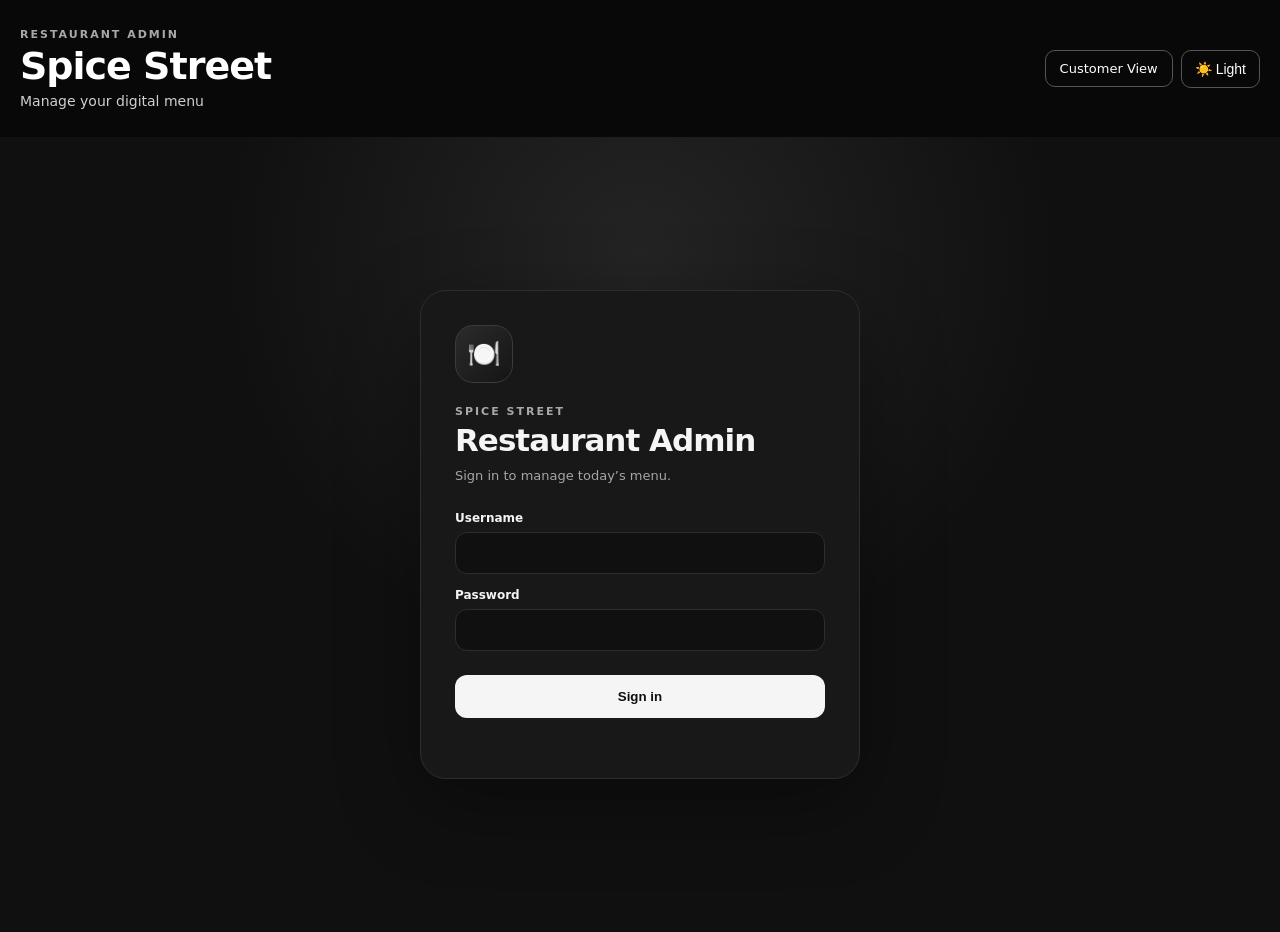
<file: admin/index.html>
<!DOCTYPE html>
<html lang="en">
<head><meta charset="UTF-8"><meta name="viewport" content="width=device-width, initial-scale=1.0"><meta name="robots" content="noindex, nofollow">
<title>Spice Street - Admin</title><link rel="icon" type="image/svg+xml" href="/favicon.svg?v=18"><link rel="stylesheet" href="/styles.css?v=18"></head>
<body class="admin-page">
<header class="topbar admin-topbar"><div><p class="eyebrow">RESTAURANT ADMIN</p><h1>Spice Street</h1><p class="sub">Manage your digital menu</p></div><div class="top-actions"><a class="admin-link" href="/customer/">Customer View</a><button id="themeToggle" class="theme-toggle" type="button" aria-label="Switch theme"></button></div></header>
<section id="adminLogin" class="login-screen"><div class="login-card"><div class="login-logo">🍽️</div><p class="eyebrow">SPICE STREET</p><h2>Restaurant Admin</h2><p class="login-sub">Sign in to manage today’s menu.</p><form id="loginForm"><label>Username<input id="loginUsername" type="text" autocomplete="username" required></label><label>Password<input id="loginPassword" type="password" autocomplete="current-password" required></label><button class="login-btn" type="submit">Sign in</button><p id="loginError" class="login-error" role="alert"></p></form></div></section>
<main id="adminApp" class="container admin-container" hidden>
<nav class="admin-nav" aria-label="Admin sections">
<button type="button" data-admin-nav="monitor" class="admin-nav-card is-active"><span class="admin-nav-icon">📊</span><strong>Monitor</strong><small>Visits today / week / month</small></button>
<button type="button" data-admin-nav="menu" class="admin-nav-card"><span class="admin-nav-icon">🍽️</span><strong>Menu Change</strong><small>Prices, availability & new dishes</small></button>
</nav>
<section data-admin-section="monitor" class="admin-section"><div class="section-heading"><div><p class="eyebrow">MONITOR</p><h2>Menu visits</h2><p>Customer menu pageviews from your analytics service.</p></div><button class="sync-btn" type="button" onclick="SpiceStreetMenu.renderMonitor()">Refresh</button></div><div id="monitorStats" class="monitor-grid"></div></section>
<section data-admin-section="menu" class="admin-section" hidden>
<section id="syncPanel" class="sync-panel"><div class="sync-row"><span id="syncDot" class="sync-dot off" aria-hidden="true"></span><div class="sync-text" aria-live="polite"><strong id="syncTitle">Checking menu update…</strong><span id="syncDetail">Price and availability changes publish automatically.</span></div><div class="sync-actions"><button id="syncRetryBtn" class="sync-btn primary" type="button" hidden>Retry</button></div></div></section>
<section class="admin-summary"><div><strong id="availableCount">0</strong><span>Available</span></div><div><strong id="soldOutCount">0</strong><span>Sold out</span></div><button id="resetBtn" class="secondary-btn">Reset All</button></section>
<div class="menu-change-toolbar">
<div><p class="eyebrow">MENU CHANGE</p><h2>Manage dishes</h2><p>Update prices, availability and add new dishes.</p></div>
<button id="addDishBtn" class="sync-btn primary add-dish-btn" type="button" aria-expanded="false">＋ Add New Dish</button>
</div>
<section id="addDishPanel" class="add-dish-panel" hidden><div class="section-heading"><div><p class="eyebrow">NEW DISH</p><h2>Add new dish</h2><p>Add a new item and publish it to the customer menu.</p></div></div>
<form id="addDishForm" class="add-dish-form" autocomplete="off"><label>Dish name<input id="newDishName" type="text" placeholder="Example: Chicken Kebab" required></label><label>Category<input id="newDishCategory" type="text" placeholder="Example: Starters" required></label><label>Price<input id="newDishPrice" type="number" min="0" step="1" placeholder="150" required></label><label>Description<input id="newDishDescription" type="text" placeholder="Short description"></label><label class="check-label"><input id="newDishVeg" type="checkbox"> Vegetarian</label><button class="sync-btn primary" type="submit">Add Dish</button><p id="addDishMessage" class="sync-message" role="status"></p></form></section>
<section class="menu-filters" aria-label="Menu filters"><strong>Filters</strong><div class="filter-row">
<label>Status / Type<select id="adminMenuFilter"><option value="all">All dishes</option><option value="available">Available</option><option value="soldout">Sold out</option><option value="veg">Veg</option><option value="nonveg">Non-veg</option><option value="deleted">Deleted</option></select></label>
<label>Category<select id="adminCategoryFilter"><option value="all">All categories</option><option value="Biriyani &amp; Rice">Biriyani & Rice</option><option value="Starters">Starters</option><option value="South Indian">South Indian</option><option value="Breads">Breads</option><option value="Curries">Curries</option><option value="Pizza">Pizza</option><option value="Burgers &amp; Sandwiches">Burgers & Sandwiches</option><option value="Chinese">Chinese</option><option value="Pasta">Pasta</option><option value="Desserts">Desserts</option><option value="Ice Cream">Ice Cream</option><option value="Drinks">Drinks</option></select></label>
</div></section>
<section id="adminMenu" class="admin-list"></section>
</section></main>
<script src="/app.js?v=28"></script></body></html>
</file>
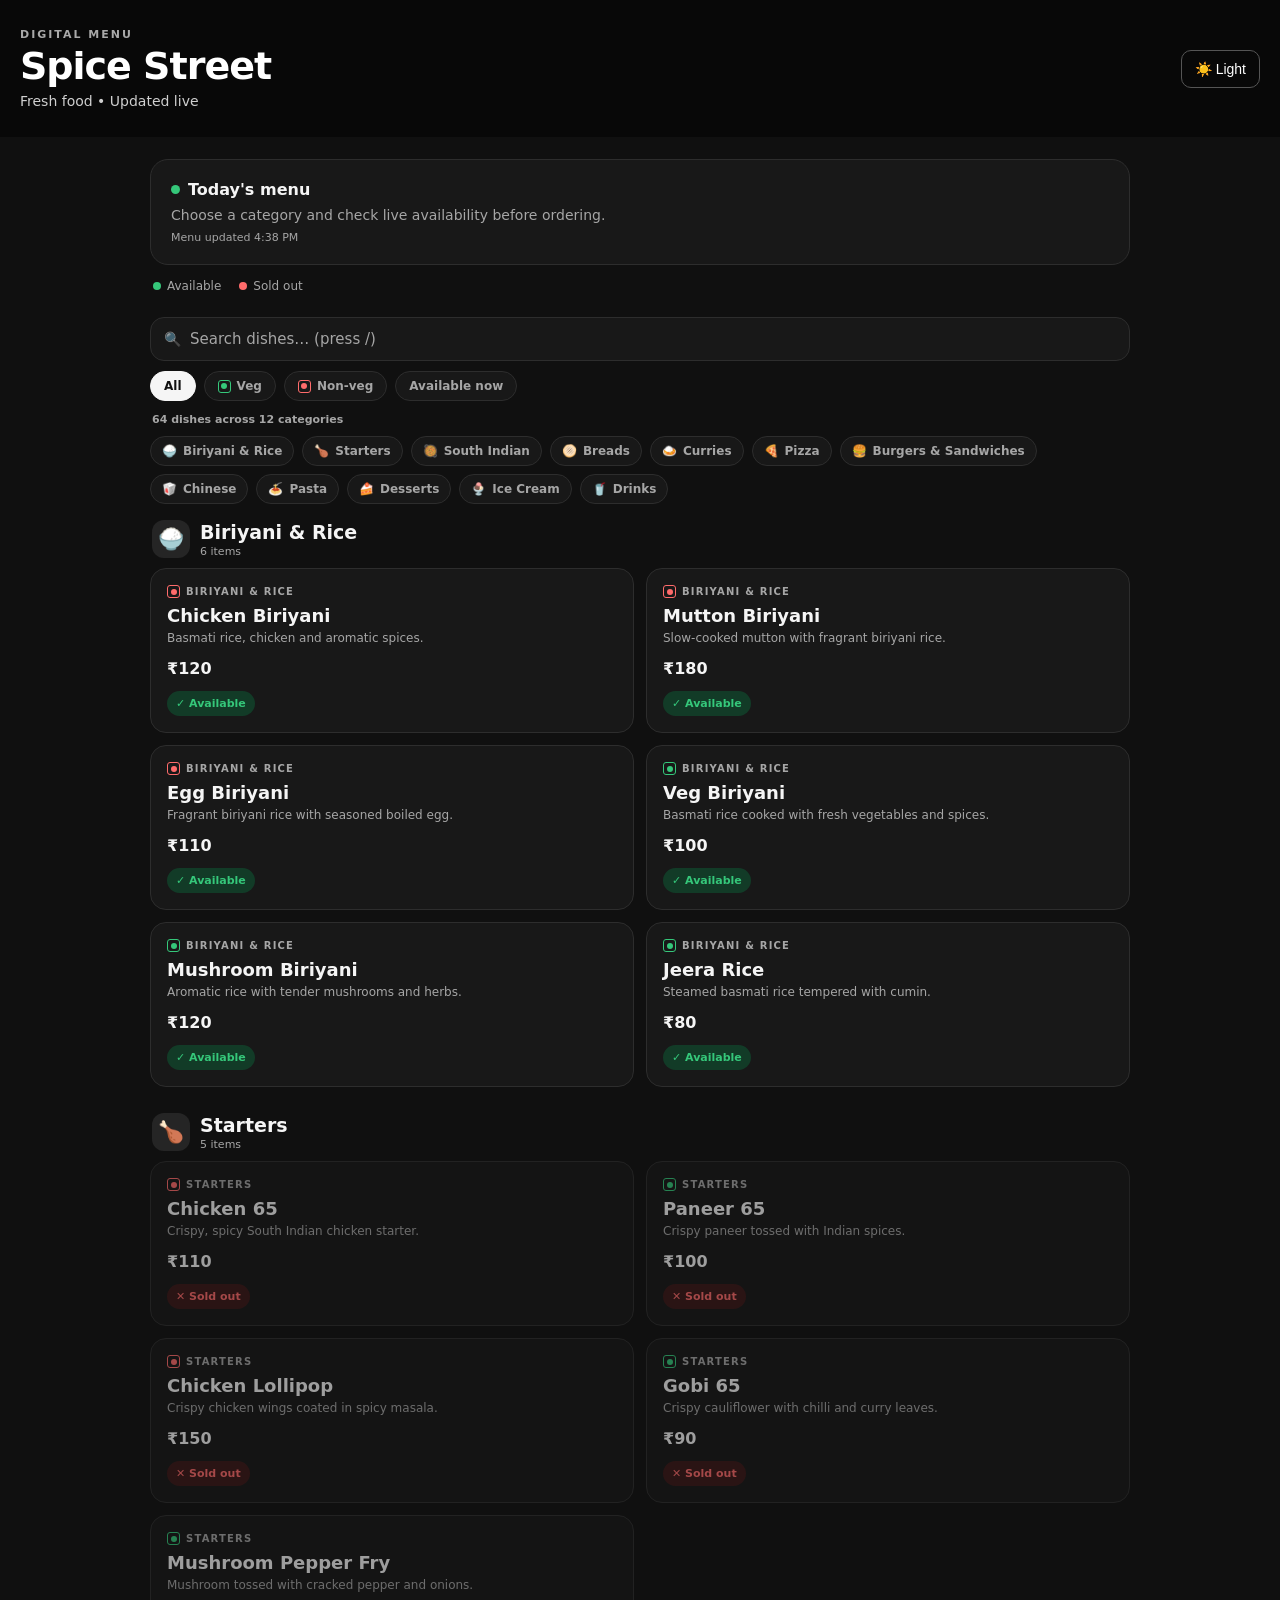
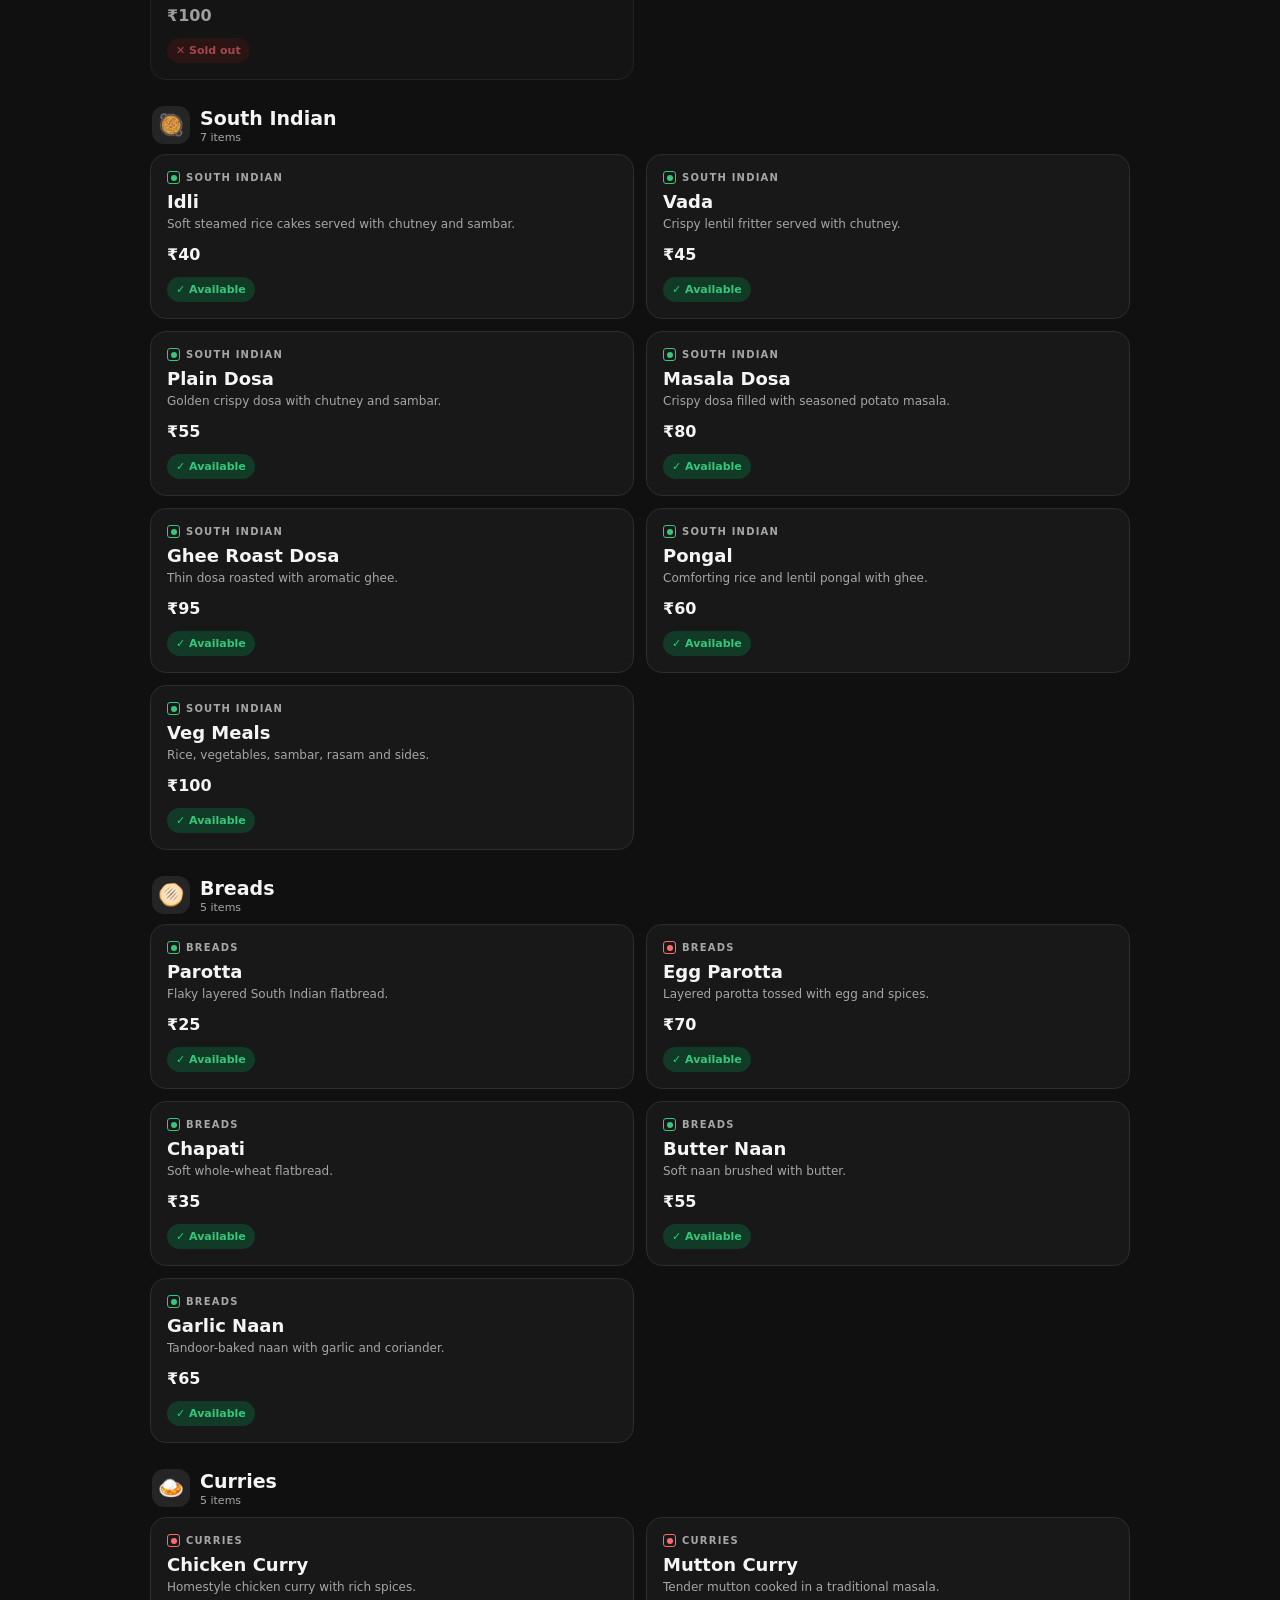
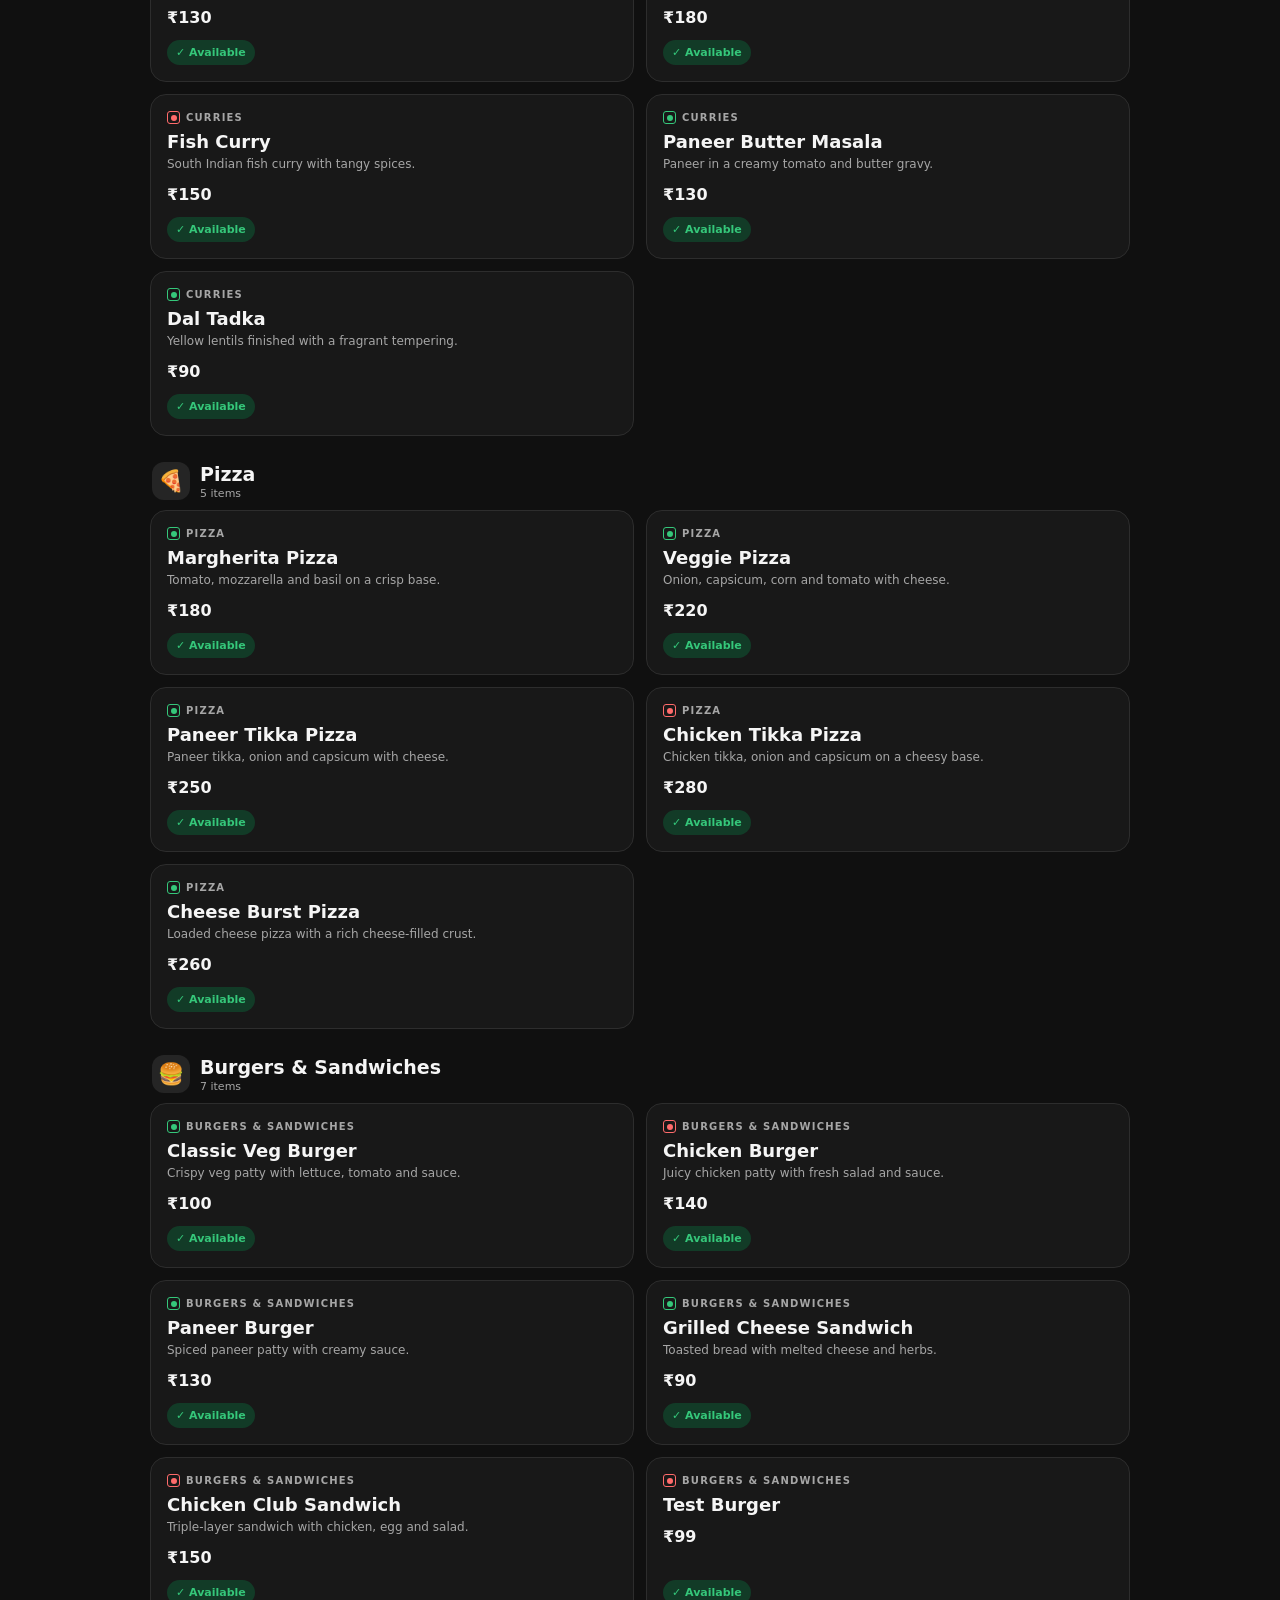
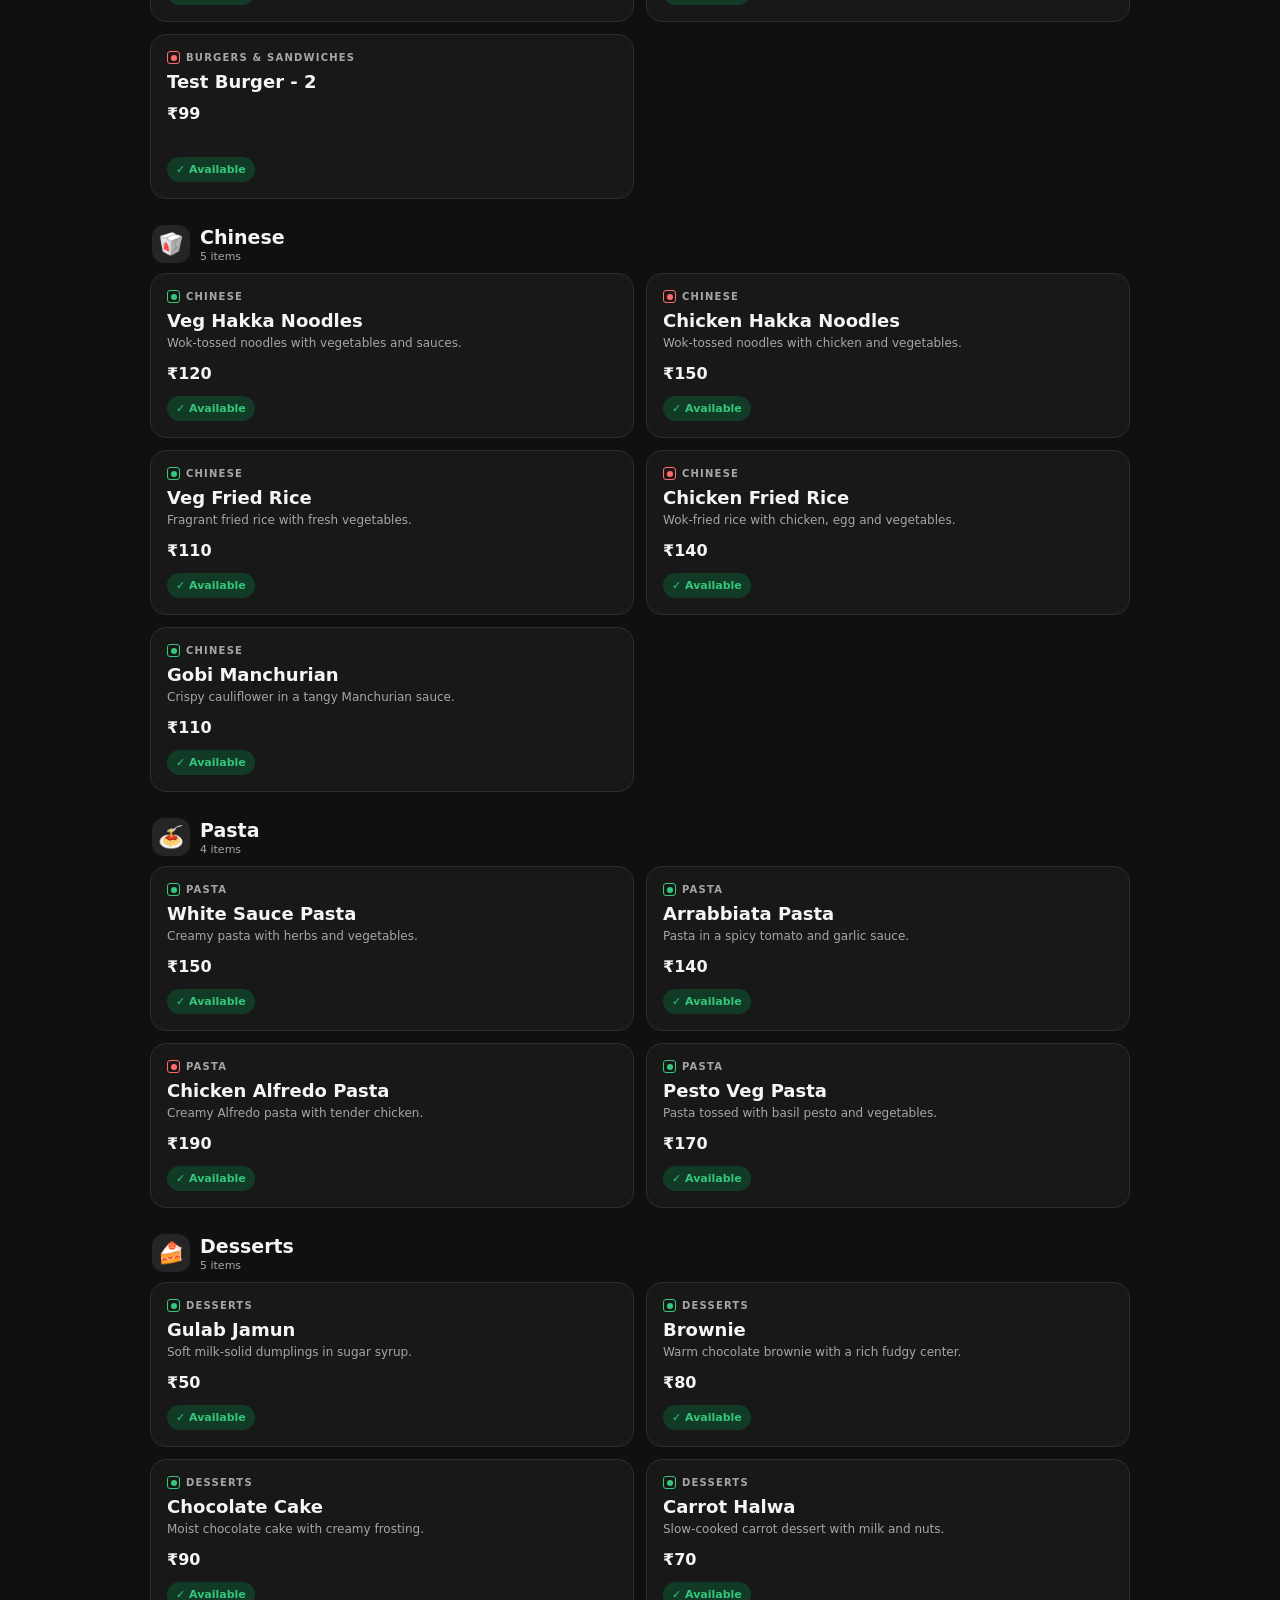
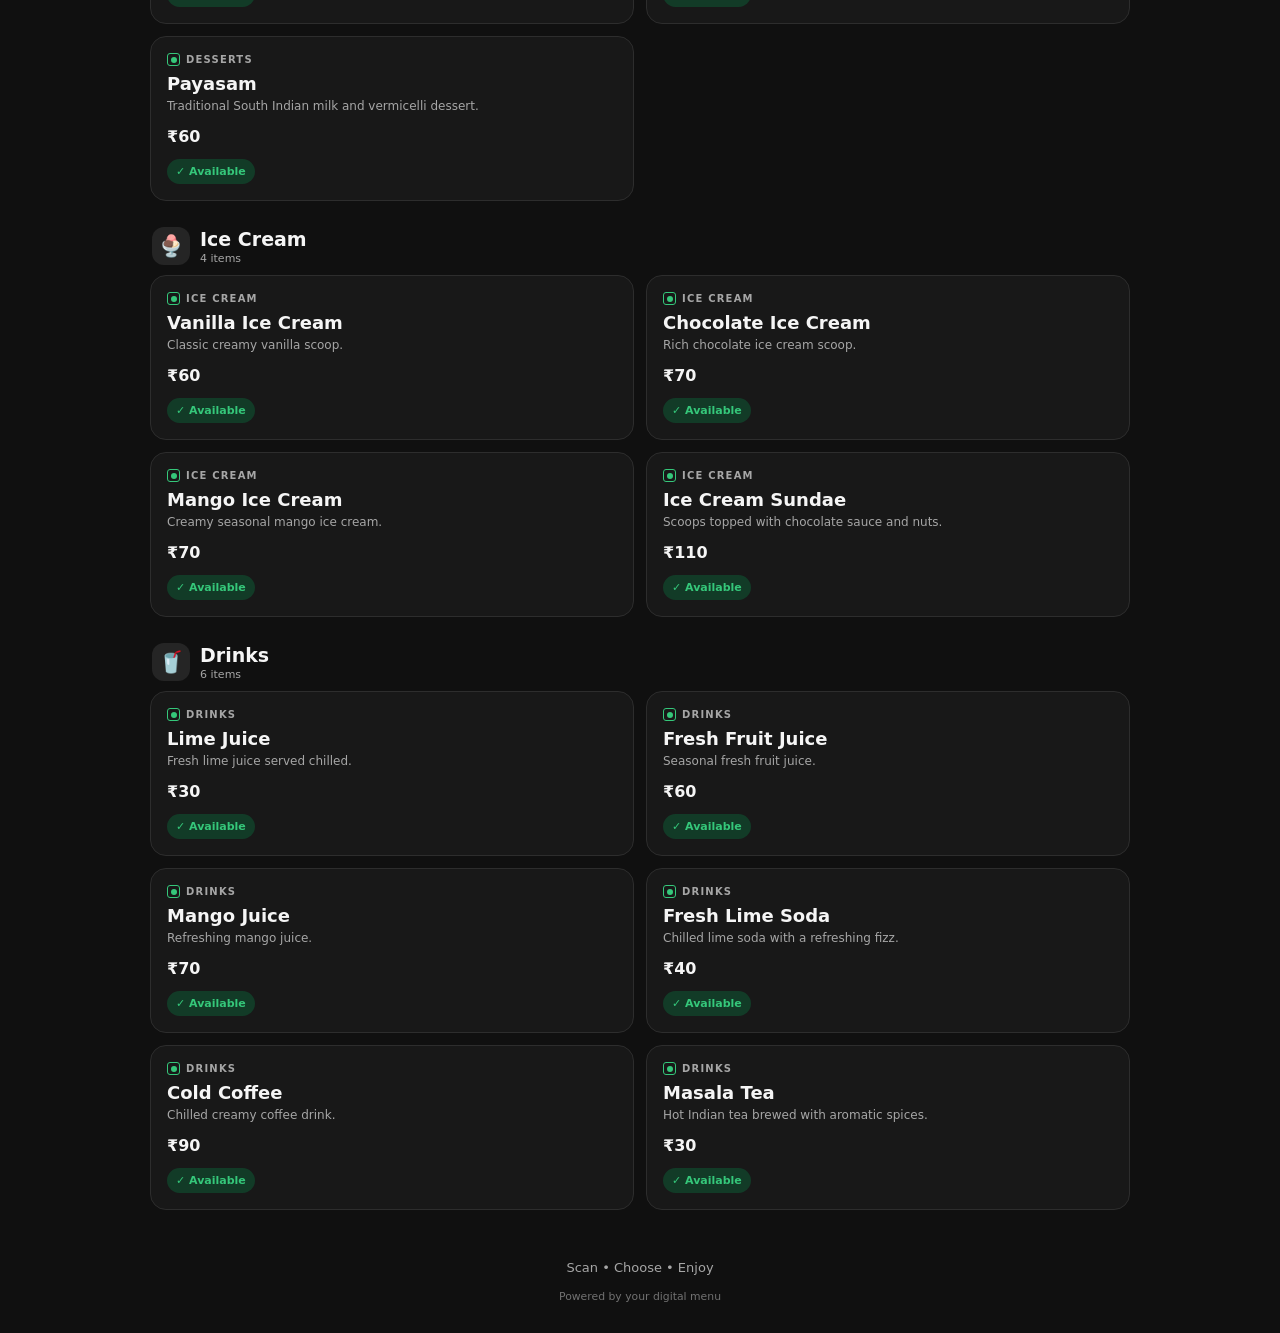
<file: customer/index.html>
<!DOCTYPE html>
<html lang="en">
<head>
  <meta charset="UTF-8">
  <meta name="viewport" content="width=device-width, initial-scale=1.0">
  <meta name="description" content="Spice Street customer menu with food categories, prices and live availability.">
  <link rel="canonical" href="https://menu.nexgenlink.co.in/customer/">
  <title>Spice Street - Digital Menu</title>
  <link rel="icon" type="image/svg+xml" href="/favicon.svg?v=15">
  <link rel="stylesheet" href="/styles.css?v=15">
</head>
<body>
  <header class="topbar">
    <div>
      <p class="eyebrow">DIGITAL MENU</p>
      <h1>Spice Street</h1>
      <p class="sub">Fresh food • Updated live</p>
    </div>
    <button id="themeToggle" class="theme-toggle" type="button" aria-label="Switch theme"></button>
  </header>
  <main class="container">
    <section class="hero">
      <div><span class="status-dot"></span><strong>Today's menu</strong></div>
      <p>Choose a category and check live availability before ordering.</p>
      <small id="menuUpdated" class="menu-updated"></small>
    </section>
    <div class="legend">
      <span><i class="available"></i> Available</span>
      <span><i class="unavailable"></i> Sold out</span>
    </div>
    <section class="menu-tools" aria-label="Search and filter the menu">
      <div class="search-field">
        <span class="search-icon" aria-hidden="true">🔍</span>
        <input id="menuSearch" type="search" placeholder="Search dishes… (press /)" autocomplete="off"
               autocapitalize="off" spellcheck="false" aria-label="Search dishes" aria-controls="menu">
        <button id="searchClear" class="search-clear" type="button" aria-label="Clear search" hidden>✕</button>
      </div>
      <div class="chip-row" id="dietFilters" role="group" aria-label="Filter dishes">
        <button class="chip is-active" type="button" data-diet="all" aria-pressed="true">All</button>
        <button class="chip" type="button" data-diet="veg" aria-pressed="false"><i class="diet-mark" aria-hidden="true"></i>Veg</button>
        <button class="chip" type="button" data-diet="nonveg" aria-pressed="false"><i class="diet-mark nonveg" aria-hidden="true"></i>Non-veg</button>
        <button class="chip" id="availableOnly" type="button" data-available-only="true" aria-pressed="false">Available now</button>
      </div>
      <p id="menuCount" class="menu-count" role="status" aria-live="polite"></p>
      <div class="chip-row" id="categoryJump" role="group" aria-label="Jump to a category"></div>
    </section>
    <section id="menu" class="menu-sections"><p class="menu-loading">Loading today’s menu…</p></section>
  </main>
  <footer><p>Scan • Choose • Enjoy</p><small>Powered by your digital menu</small></footer>
  <script src="/app.js?v=24"></script>
</body>
</html>
</file>
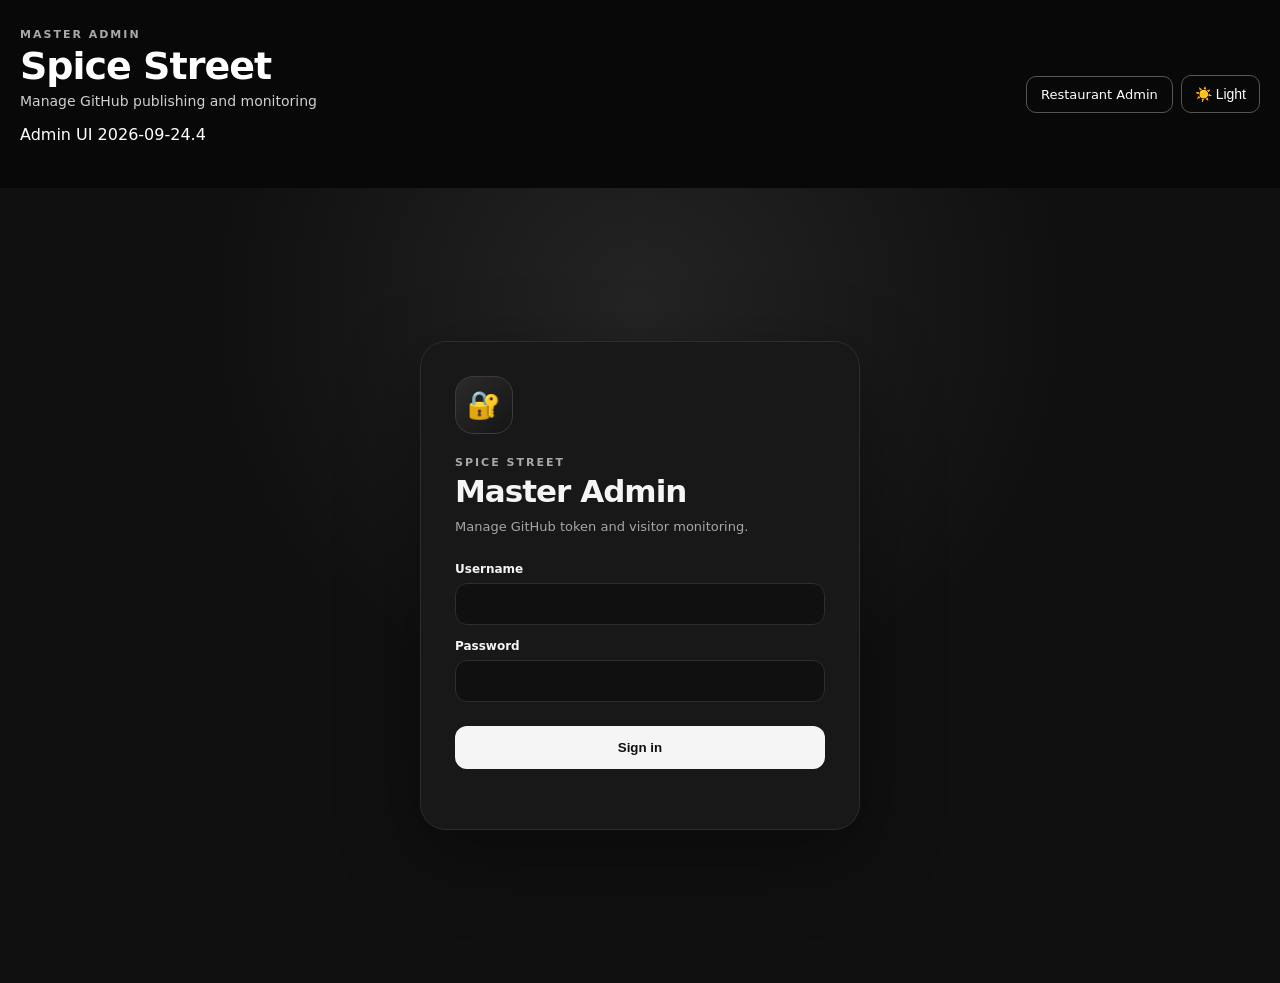
<file: master-admin/index.html>
<!DOCTYPE html>
<html lang="en">
<head><meta charset="UTF-8"><meta name="viewport" content="width=device-width, initial-scale=1.0"><meta name="robots" content="noindex, nofollow">
<title>Spice Street - Master Admin</title><link rel="icon" type="image/svg+xml" href="/favicon.svg?v=19"><link rel="stylesheet" href="/styles.css?v=19"></head>
<body class="admin-page">
<header class="topbar admin-topbar"><div><p class="eyebrow">MASTER ADMIN</p><h1>Spice Street</h1><p class="sub">Manage GitHub publishing and monitoring</p><p class="build-label">Admin UI 2026-09-24.4</p></div><div class="top-actions"><a class="admin-link" href="/admin/">Restaurant Admin</a><button id="themeToggle" class="theme-toggle" type="button" aria-label="Switch theme"></button></div></header>
<section id="masterLogin" class="login-screen"><div class="login-card"><div class="login-logo">🔐</div><p class="eyebrow">SPICE STREET</p><h2>Master Admin</h2><p class="login-sub">Manage GitHub token and visitor monitoring.</p><form id="masterLoginForm"><label>Username<input id="masterUsername" type="text" autocomplete="username" required></label><label>Password<input id="masterPassword" type="password" autocomplete="current-password" required></label><button class="login-btn" type="submit">Sign in</button><p id="masterLoginError" class="login-error" role="alert"></p></form></div></section>
<main id="masterApp" class="container admin-container" hidden>
<section class="sync-panel"><div class="sync-row"><span class="sync-dot ok" aria-hidden="true"></span><div class="sync-text"><strong>GitHub Settings</strong><span>Central GitHub setup. Connect or replace the token here; the token stays on the server and Restaurant Admin works from any device.</span></div></div><div class="sync-settings" style="display:block"><p class="sync-help">Use a fine-grained token limited to <strong>Megesh123/qr-food-menu</strong> with <strong>Contents: Read and write</strong>.</p><form id="masterTokenForm" class="token-form" autocomplete="off"><input id="masterTokenInput" type="password" placeholder="github_pat_…" autocomplete="off" autocapitalize="off" spellcheck="false" aria-label="GitHub token"><button id="masterConnectBtn" class="sync-btn primary" type="submit">Connect / Replace</button><button id="masterDisconnectBtn" class="sync-btn" type="button" hidden>Disconnect</button></form><p id="masterStatus" class="sync-message" role="status"></p></div></section>
<section class="sync-panel"><div class="sync-row"><span class="sync-dot ok" aria-hidden="true"></span><div class="sync-text"><strong>Analytics</strong><span>Connect GoatCounter so Restaurant Admin can show menu visits.</span></div></div><div class="sync-settings" style="display:block"><p class="sync-help">Create a GoatCounter site for <code>menu.nexgenlink.co.in</code>, then paste only the site code below. The code is public; it is not an API secret.</p><form id="analyticsForm" class="token-form" autocomplete="off"><input id="analyticsCodeInput" type="text" placeholder="Your GoatCounter site code" autocomplete="off" spellcheck="false" aria-label="GoatCounter site code"><button class="sync-btn primary" type="submit">Save Analytics</button></form><p id="analyticsHelp" class="sync-help">After saving, open the customer menu once. Monitor will then show Today / Last 7 days / Last 30 days.</p></div></section>
</main><script src="/app.js?v=31"></script></body></html>
</file>
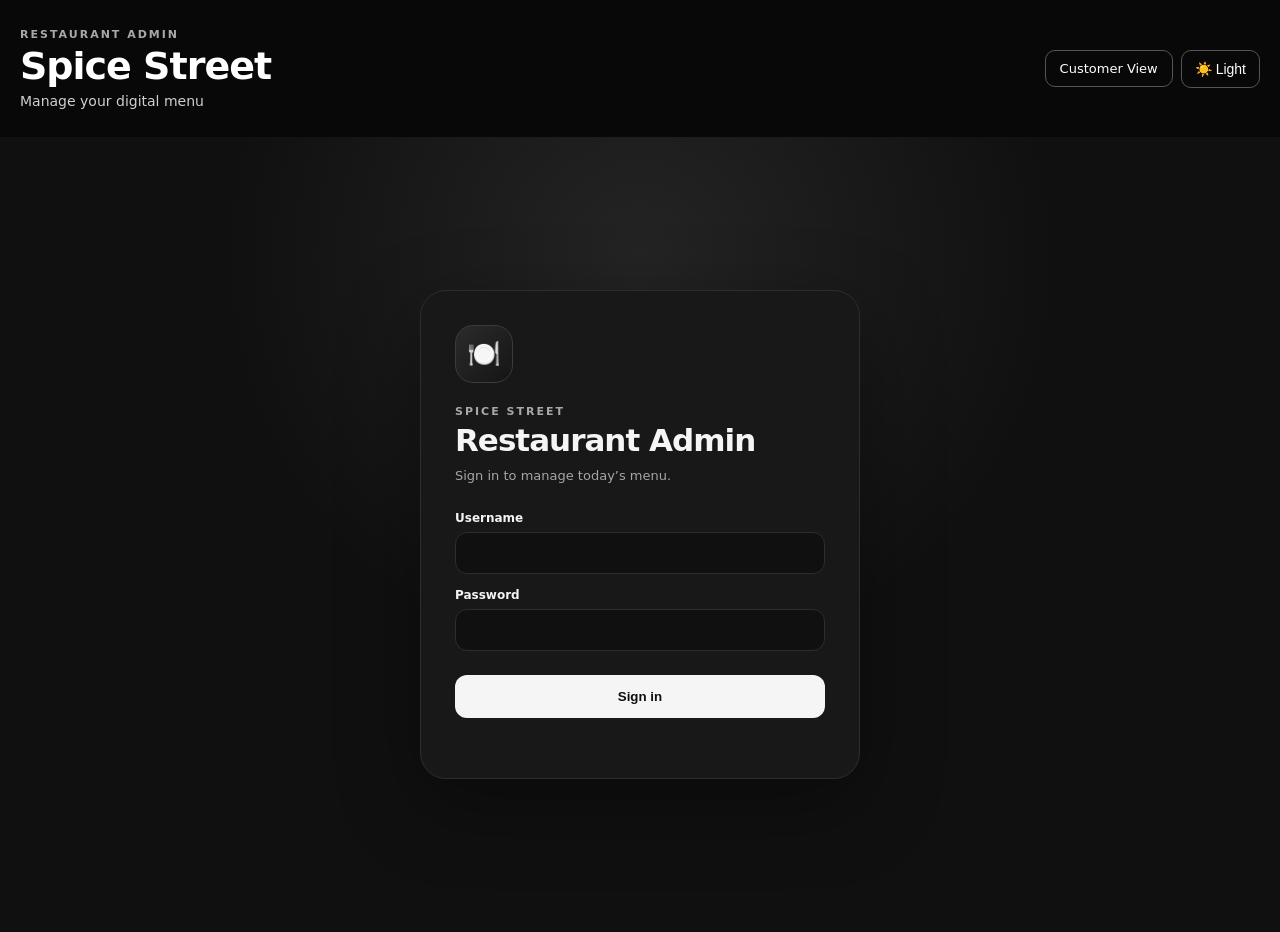
<file: admin.html>
<!DOCTYPE html>
<html lang="en">
<head>
  <meta charset="UTF-8">
  <meta name="viewport" content="width=device-width, initial-scale=1.0">
  <meta name="robots" content="noindex, nofollow">
  <title>Spice Street - Admin</title>
  <!-- Legacy entry point; forwards to the canonical admin folder. -->
  <meta http-equiv="refresh" content="0; url=/admin/">
  <link rel="icon" type="image/svg+xml" href="favicon.svg?v=15">
  <link rel="stylesheet" href="styles.css?v=15">
  <script>location.replace("/admin/" + location.search + location.hash);</script>
</head>
<body class="admin-page">
  <main class="container redirect-card">
    <p class="eyebrow">RESTAURANT ADMIN</p>
    <h1>Spice Street</h1>
    <p>Opening the admin dashboard…</p>
    <div class="notfound-actions"><a class="primary-btn" href="/admin/">Continue to the dashboard →</a></div>
  </main>
</body>
</html>
</file>
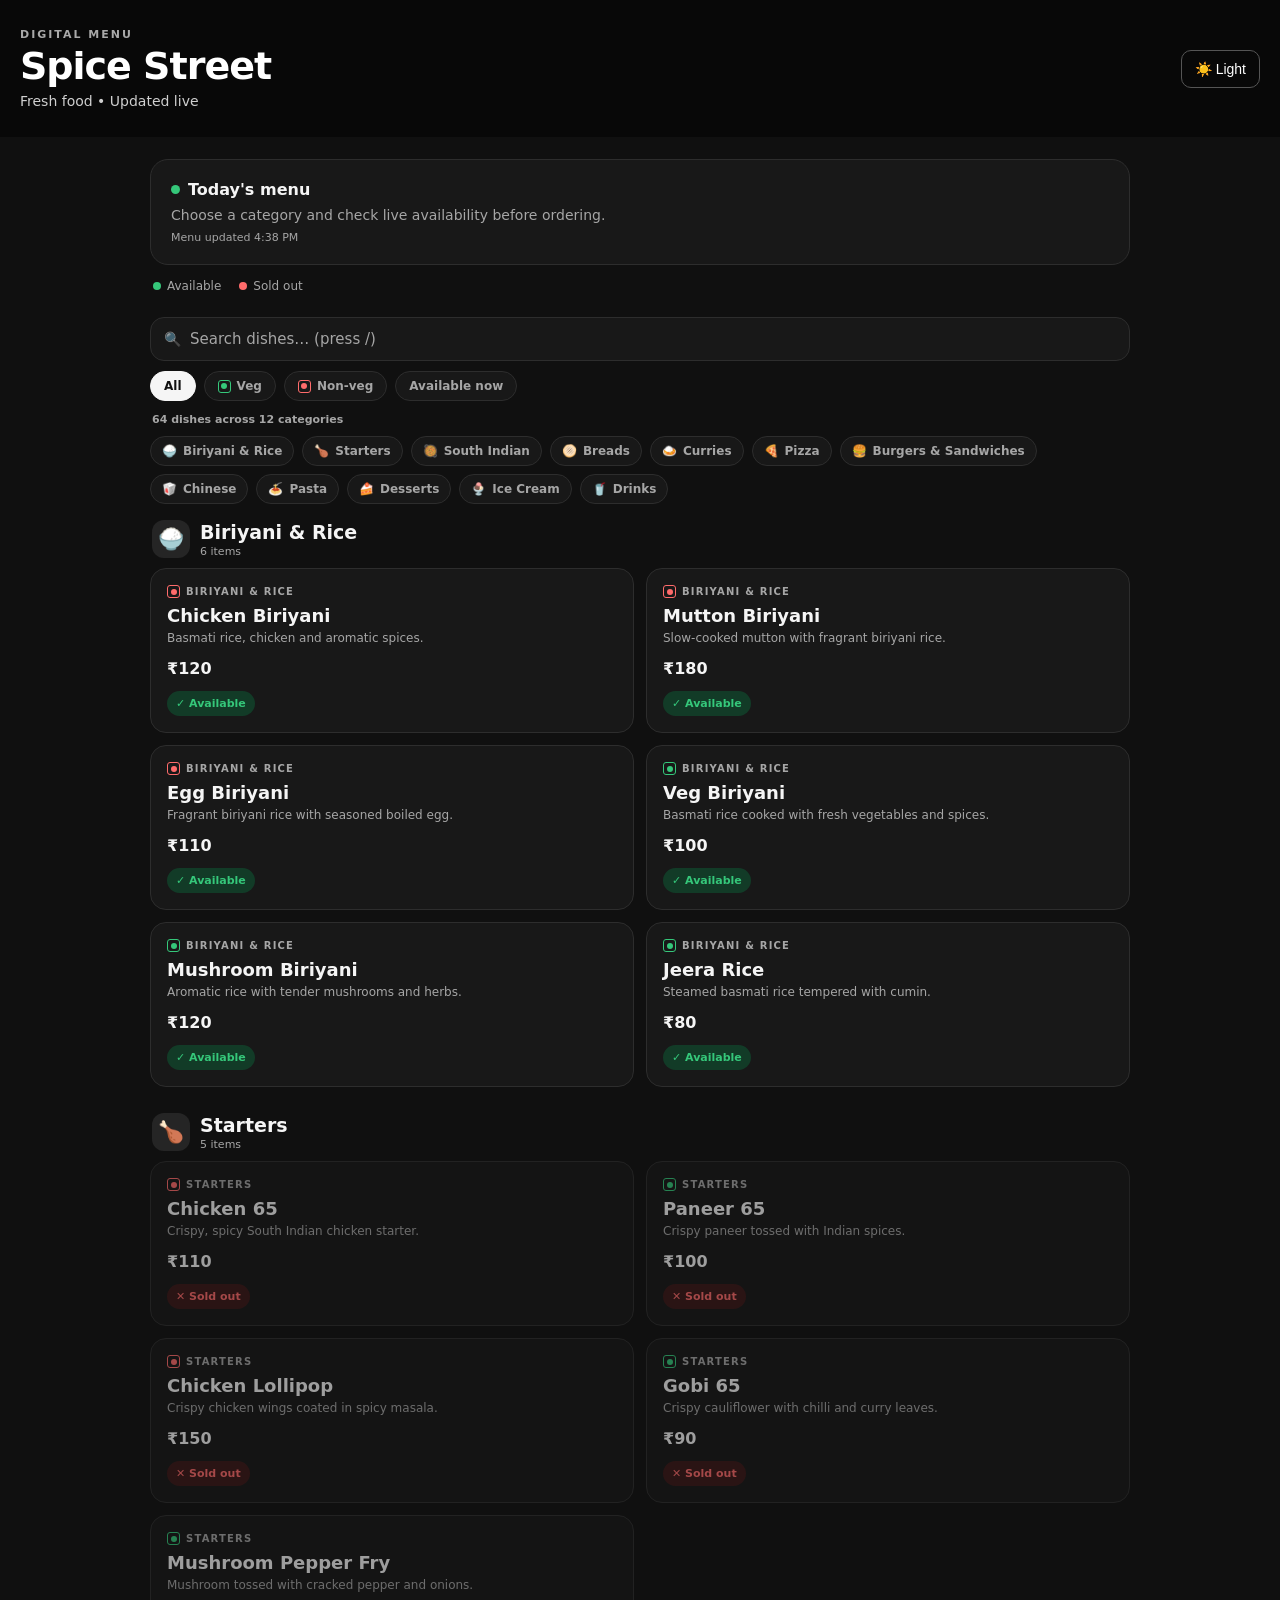
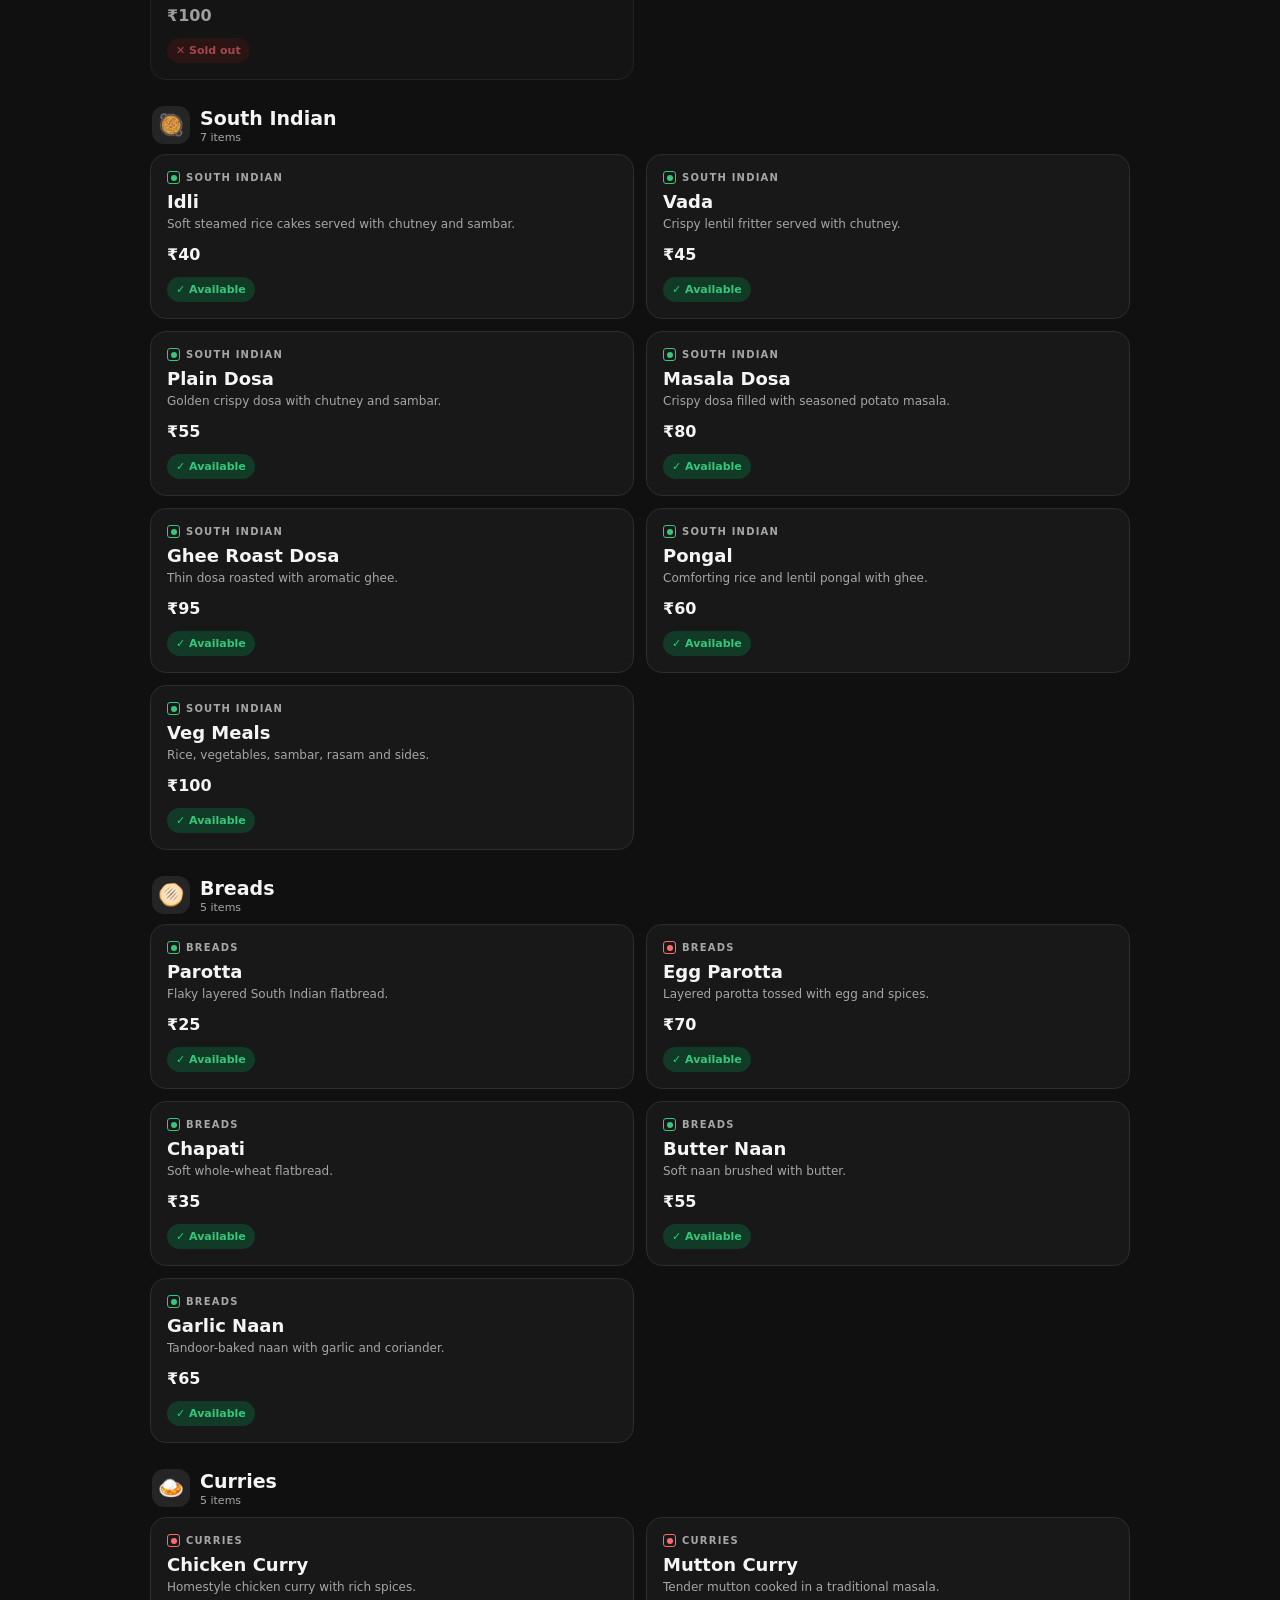
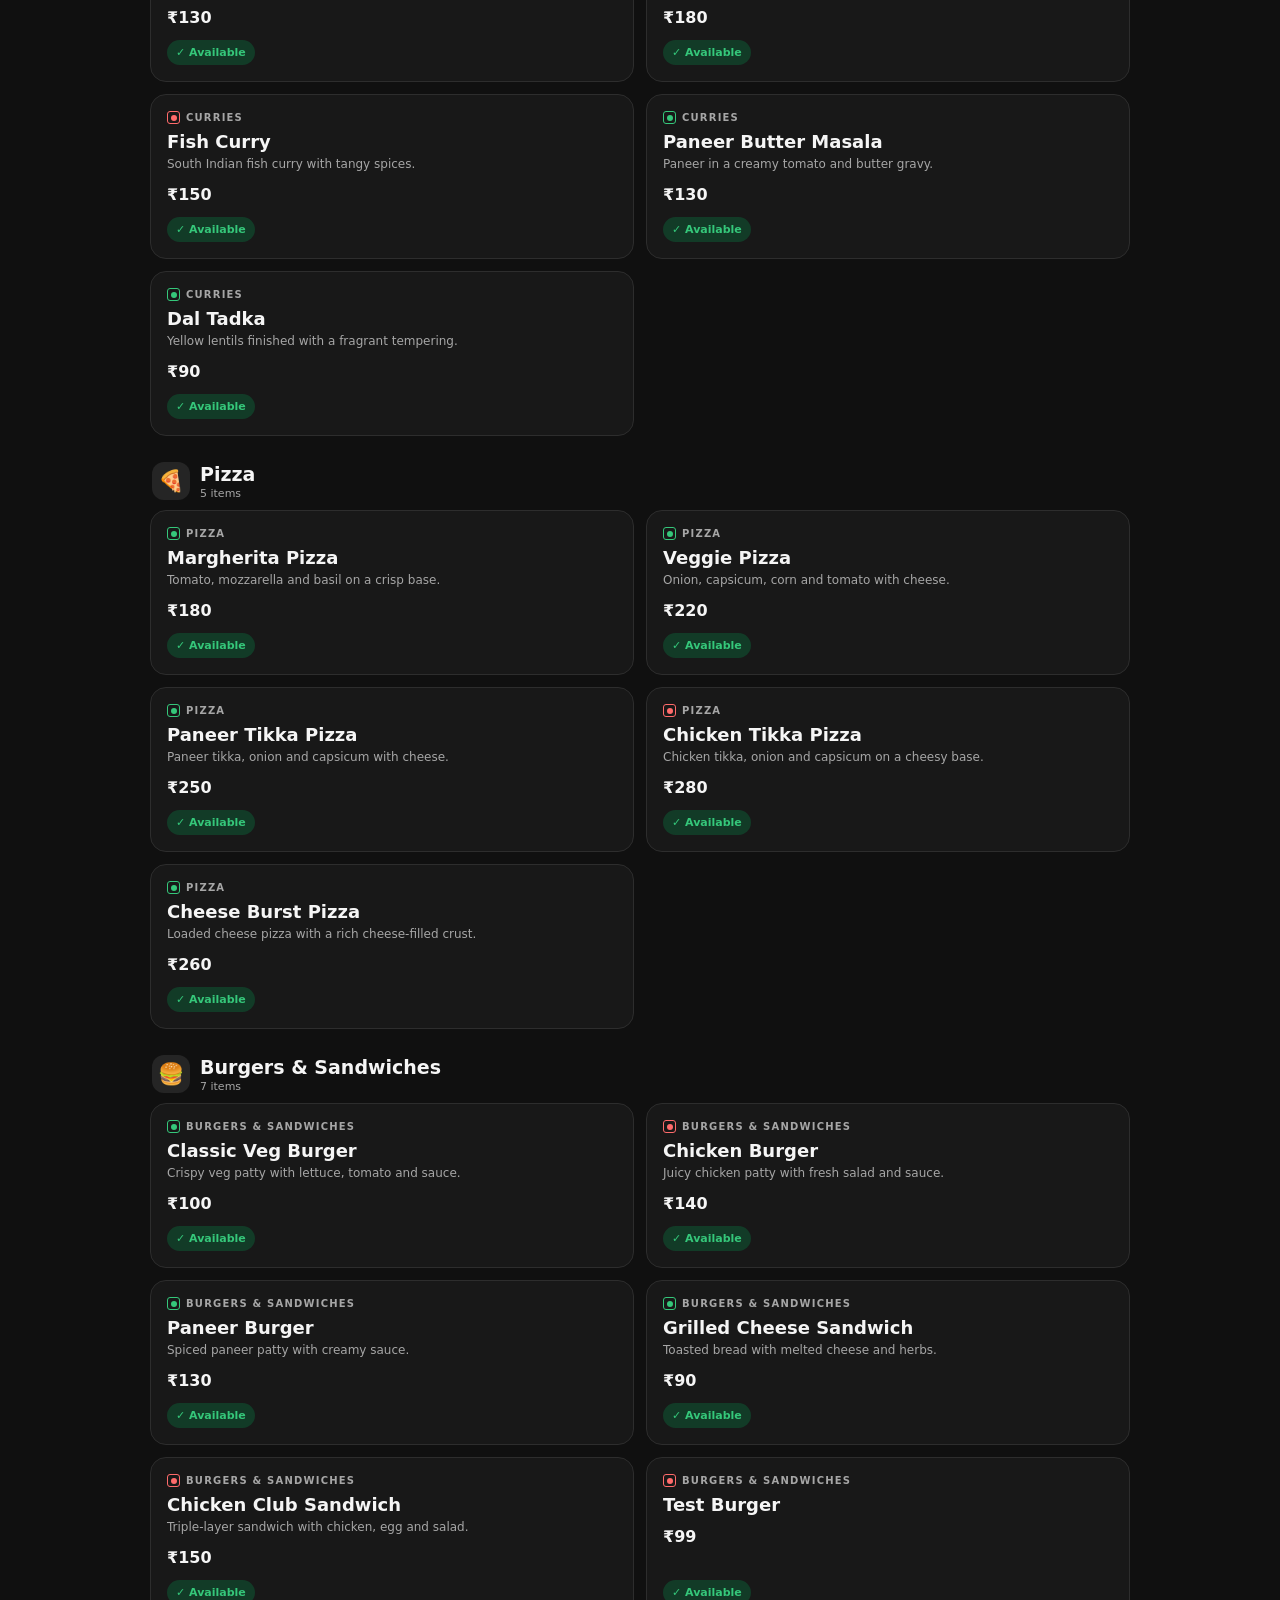
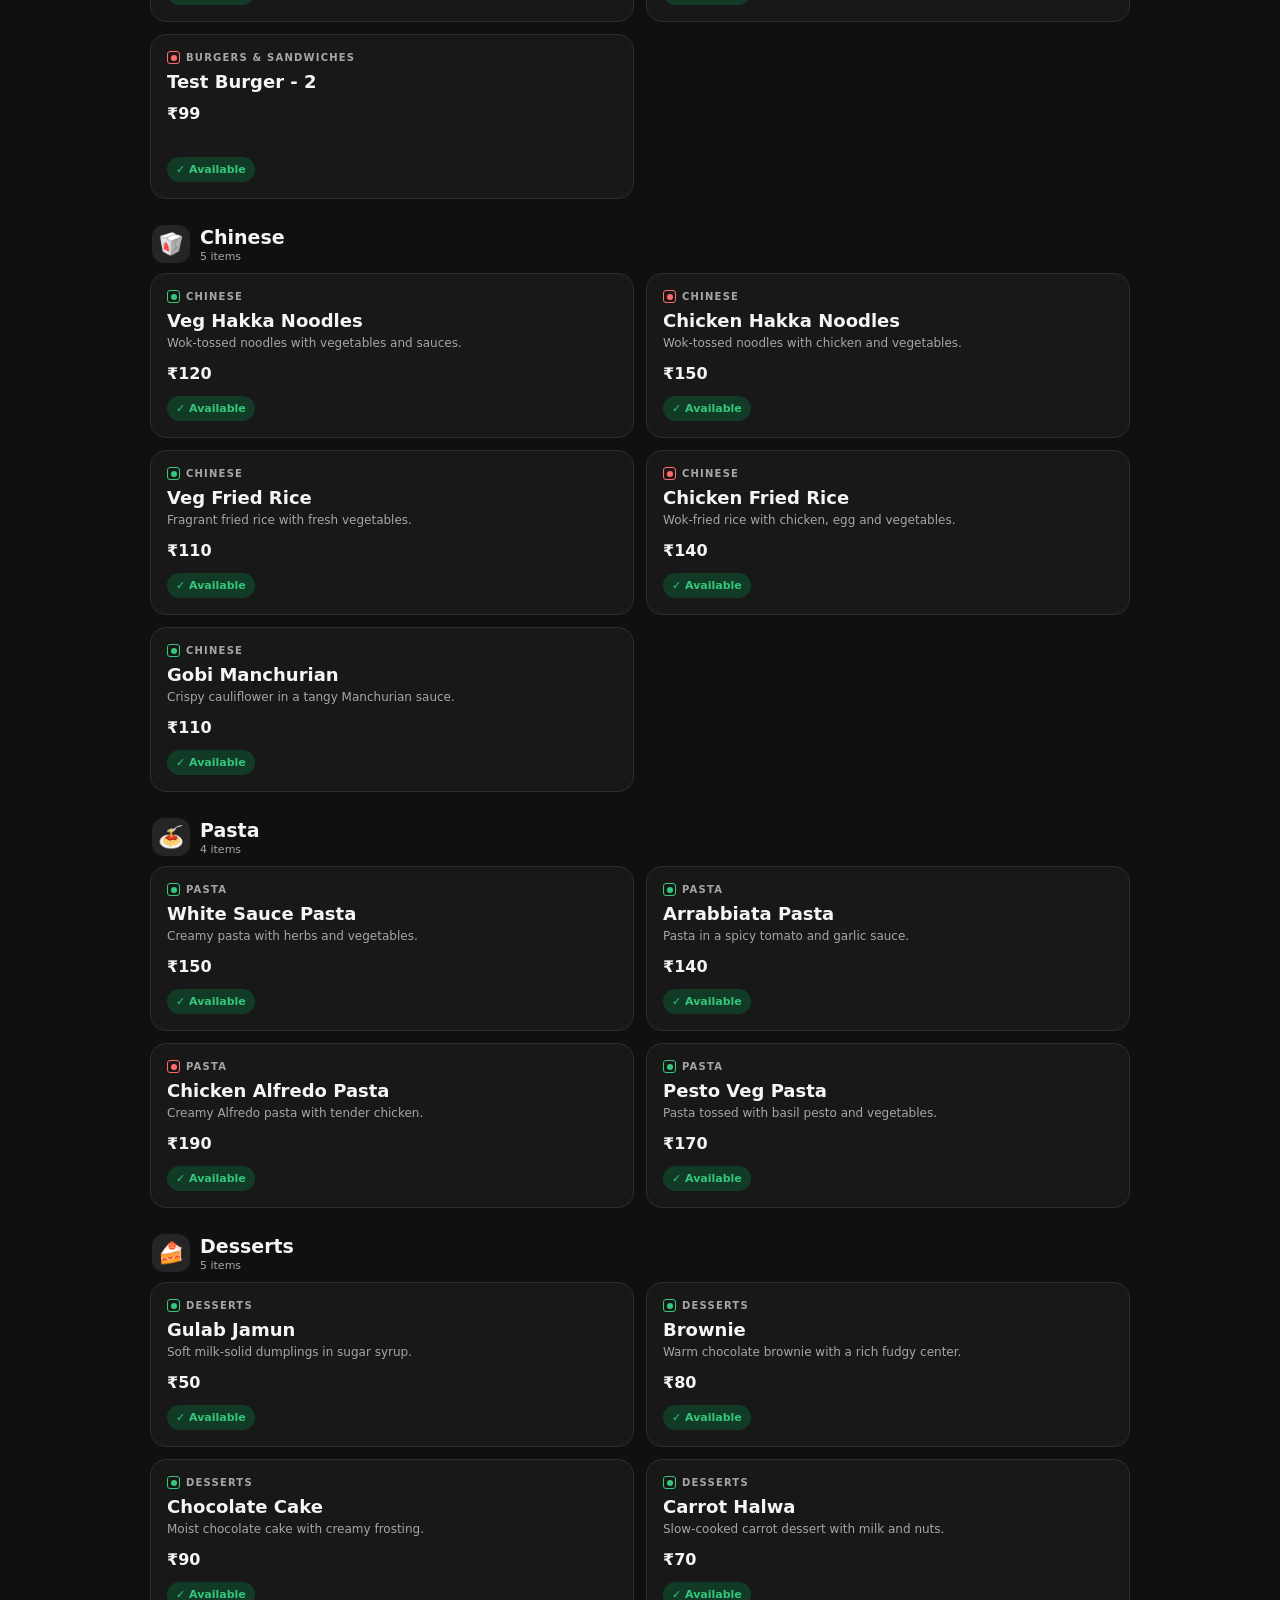
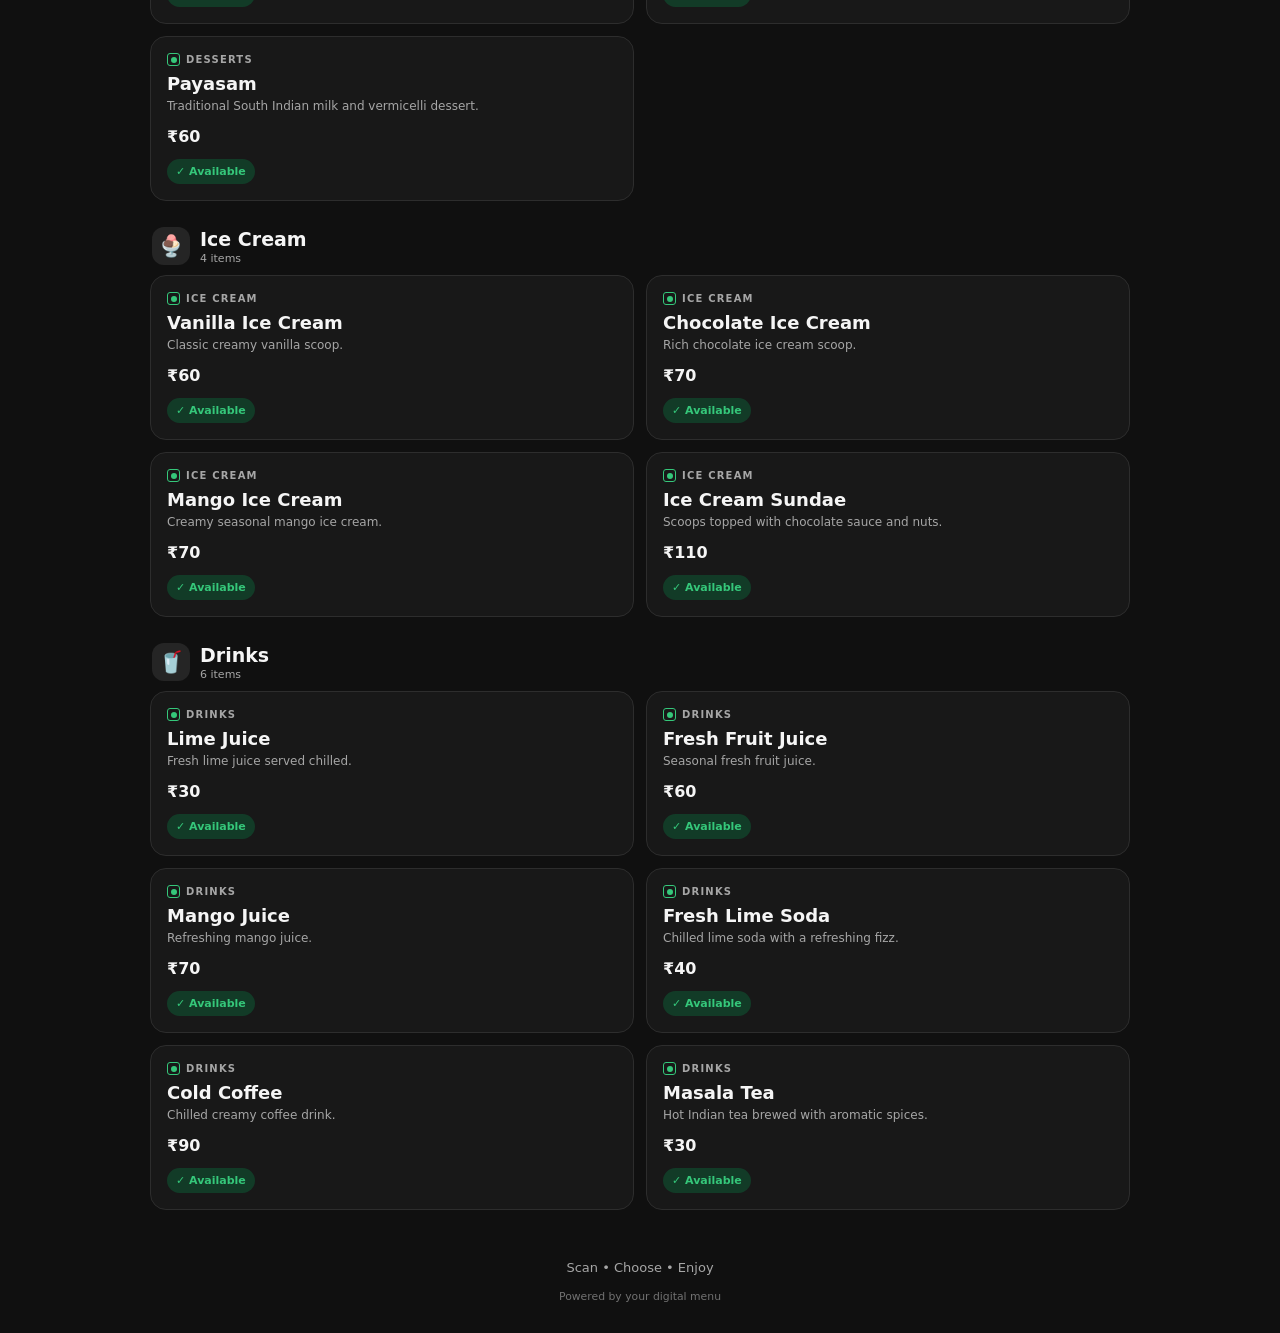
<file: customer.html>
<!DOCTYPE html>
<html lang="en">
<head>
  <meta charset="UTF-8">
  <meta name="viewport" content="width=device-width, initial-scale=1.0">
  <meta name="robots" content="noindex, nofollow">
  <title>Spice Street - Digital Menu</title>
  <!-- Legacy entry point; forwards to the canonical customer folder. -->
  <link rel="canonical" href="https://menu.nexgenlink.co.in/customer/">
  <meta http-equiv="refresh" content="0; url=/customer/">
  <link rel="icon" type="image/svg+xml" href="favicon.svg?v=15">
  <link rel="stylesheet" href="styles.css?v=15">
  <script>location.replace("/customer/" + location.search + location.hash);</script>
</head>
<body>
  <main class="container redirect-card">
    <p class="eyebrow">DIGITAL MENU</p>
    <h1>Spice Street</h1>
    <p>Opening today’s menu…</p>
    <div class="notfound-actions"><a class="primary-btn" href="/customer/">Continue to the menu →</a></div>
  </main>
</body>
</html>
</file>
<file: styles.css>
*{box-sizing:border-box}:root{--bg:#101010;--card:#181818;--text:#f5f5f5;--muted:#a6a6a6;--line:#2d2d2d;--accent:#080808;--green:#35c77a;--green-bg:#123b27;--red:#ff6b6b;--red-bg:#3b1717;--chip:#252525}body.light{color-scheme:light;--bg:#f7f7f5;--card:#fff;--text:#181818;--muted:#707070;--line:#e8e8e5;--accent:#111;--green:#16834b;--green-bg:#e8f7ef;--red:#c93636;--red-bg:#fff0f0;--chip:#f0f0ed}body{color-scheme:dark;margin:0;background:var(--bg);color:var(--text);font-family:Inter,ui-sans-serif,system-ui,-apple-system,BlinkMacSystemFont,"Segoe UI",sans-serif}.topbar{background:var(--accent);color:#fff;padding:28px 20px;display:flex;align-items:center;justify-content:space-between;gap:16px}.topbar h1{margin:3px 0;font-size:clamp(26px,7vw,38px);letter-spacing:-1px}.eyebrow{margin:0;font-size:11px;letter-spacing:2px;opacity:.65;font-weight:800}.sub{margin:5px 0 0;color:#cfcfcf;font-size:14px}.top-actions{display:flex;align-items:center;gap:8px}.theme-toggle{border:1px solid #555;background:transparent;color:#fff;padding:10px 13px;border-radius:10px;cursor:pointer;font-size:14px;white-space:nowrap}.theme-toggle:hover{background:#222}body.light .theme-toggle{border-color:#aaa;color:#181818;background:#fff}body.light .theme-toggle:hover{background:#f0f0f0}.admin-link{text-decoration:none;color:#fff;border:1px solid #555;padding:10px 14px;border-radius:10px;font-size:13px;white-space:nowrap}.container{width:min(980px,calc(100% - 28px));margin:22px auto 50px}.hero{background:var(--card);border:1px solid var(--line);border-radius:18px;padding:20px;margin-bottom:14px}.hero div{display:flex;align-items:center;gap:8px}.hero p{margin:8px 0 0;color:var(--muted);font-size:14px}.status-dot{width:9px;height:9px;background:var(--green);border-radius:50%}.legend{display:flex;gap:18px;color:var(--muted);font-size:12px;margin:0 3px 18px}.legend span{display:flex;align-items:center;gap:6px}.legend i{width:8px;height:8px;display:inline-block;border-radius:50%}.available{background:var(--green)}.unavailable{background:var(--red)}.menu-sections{display:flex;flex-direction:column;gap:26px}.category-section{scroll-margin-top:20px}.category-heading{display:flex;align-items:center;gap:10px;margin:0 2px 10px}.category-icon{width:38px;height:38px;border-radius:12px;background:var(--chip);display:grid;place-items:center;font-size:21px}.category-heading h2{font-size:19px;margin:0}.category-heading p{font-size:11px;color:var(--muted);margin:2px 0 0}.menu-grid{display:grid;grid-template-columns:repeat(2,minmax(0,1fr));gap:12px}.menu-card{background:var(--card);border:1px solid var(--line);border-radius:16px;padding:16px;min-height:165px;display:flex;flex-direction:column;justify-content:space-between;transition:.15s ease}.menu-card.sold{opacity:.62}.category{font-size:10px;font-weight:800;letter-spacing:1.2px;color:var(--muted);text-transform:uppercase}.dish-name{font-size:18px;font-weight:750;margin:7px 0 4px}.description{color:var(--muted);font-size:12px;line-height:1.45}.price{font-weight:800;margin-top:12px}.badge{align-self:flex-start;margin-top:12px;padding:6px 9px;border-radius:999px;font-size:11px;font-weight:800}.badge.on{color:var(--green);background:var(--green-bg)}.badge.off{color:var(--red);background:var(--red-bg)}footer{text-align:center;color:var(--muted);padding:0 20px 30px;font-size:13px}footer small{opacity:.65}.admin-summary{display:grid;grid-template-columns:1fr 1fr auto;gap:10px;margin-bottom:14px}.admin-summary>div{background:var(--card);border:1px solid var(--line);border-radius:15px;padding:16px}.admin-summary strong{display:block;font-size:25px}.admin-summary span{color:var(--muted);font-size:12px}.secondary-btn{border:1px solid var(--line);background:var(--card);color:var(--text);border-radius:15px;padding:12px 15px;cursor:pointer;font-weight:700}.notice{padding:13px 15px;background:#332d12;border:1px solid #665a24;border-radius:13px;margin-bottom:14px;font-size:12px}.notice strong{margin-right:6px}.notice span{color:#d8c982}body.light .notice{background:#fff8df;border-color:#f0df9d}body.light .notice span{color:#6d633d}.admin-list{display:flex;flex-direction:column;gap:9px}.admin-row{background:var(--card);border:1px solid var(--line);border-radius:15px;padding:13px 15px;display:flex;align-items:center;justify-content:space-between;gap:14px}.admin-info{min-width:0;display:flex;align-items:center;gap:11px}.admin-food-icon{width:36px;height:36px;border-radius:11px;background:var(--chip);display:grid;place-items:center;font-size:19px;flex:0 0 auto}.admin-info strong{display:block;font-size:15px}.admin-info span{display:block;color:var(--muted);font-size:12px;margin-top:3px}.admin-category{font-size:10px;color:var(--muted);font-weight:800;text-transform:uppercase;letter-spacing:1px;margin:20px 2px 8px}.admin-category:first-child{margin-top:0}.toggle{border:0;min-width:92px;padding:10px 12px;border-radius:10px;cursor:pointer;font-weight:800;font-size:12px}.toggle.on{background:var(--green-bg);color:var(--green)}.toggle.off{background:var(--red-bg);color:var(--red)}@media(max-width:620px){.top-actions{flex-wrap:wrap;justify-content:flex-end}.menu-grid{grid-template-columns:1fr}.admin-summary{grid-template-columns:1fr 1fr}.secondary-btn{grid-column:1/-1}.admin-topbar{align-items:flex-start}}
.landing-container{width:min(980px,calc(100% - 28px));margin:0 auto 50px}
.landing-hero{padding:76px 8px 70px;text-align:center}
.landing-badge{display:inline-block;padding:8px 12px;border:1px solid var(--line);background:var(--chip);border-radius:999px;color:var(--muted);font-size:11px;font-weight:800;letter-spacing:1px}
.landing-hero h2{font-size:clamp(42px,9vw,78px);line-height:.98;letter-spacing:-3px;margin:22px 0 20px}
.landing-hero h2 span{color:var(--muted)}
.landing-hero>p{max-width:600px;margin:0 auto;color:var(--muted);font-size:16px;line-height:1.6}
.landing-actions{display:flex;justify-content:center;align-items:center;gap:16px;margin-top:30px;flex-wrap:wrap}
.primary-btn{display:inline-block;text-decoration:none;background:var(--text);color:var(--bg);padding:13px 18px;border-radius:12px;font-weight:800;font-size:13px;border:1px solid var(--text)}
.secondary-link{color:var(--text);text-decoration:none;font-size:13px;font-weight:700;padding:13px 8px}
.feature-grid{display:grid;grid-template-columns:repeat(3,1fr);gap:12px}
.feature-card,.menu-preview{background:var(--card);border:1px solid var(--line);border-radius:18px;padding:22px}
.feature-icon{font-size:25px;margin-bottom:15px}
.feature-card h3{margin:0 0 7px;font-size:17px}
.feature-card p,.menu-preview p{margin:0;color:var(--muted);font-size:13px;line-height:1.5}
.menu-preview{margin-top:12px;display:flex;align-items:center;justify-content:space-between;gap:20px}
.menu-preview h2{margin:4px 0 7px;font-size:24px}
.menu-preview .primary-btn{white-space:nowrap}
body.light .primary-btn{background:var(--text);color:var(--card)}
@media(max-width:620px){.landing-hero{padding:52px 5px}.landing-hero h2{letter-spacing:-2px}.feature-grid{grid-template-columns:1fr}.menu-preview{display:block}.menu-preview .primary-btn{margin-top:18px}.top-actions{flex-wrap:wrap}}

.landing-page{background:radial-gradient(circle at 50% -10%,#2a2a2a 0,#101010 38%,#101010 70%)}
body.light.landing-page{background:radial-gradient(circle at 50% -10%,#fff 0,#f7f7f5 45%,#f7f7f5 75%)}
.landing-stats{display:grid;grid-template-columns:repeat(3,1fr);gap:12px;margin-bottom:12px}
.landing-stats>div{background:var(--card);border:1px solid var(--line);border-radius:16px;padding:18px;text-align:center}
.landing-stats strong{display:block;font-size:27px;letter-spacing:-1px}
.landing-stats span{display:block;color:var(--muted);font-size:11px;margin-top:4px}
.login-screen{min-height:calc(100vh - 105px);display:grid;place-items:center;padding:28px 14px}
.login-card{width:min(410px,100%);background:var(--card);border:1px solid var(--line);border-radius:22px;padding:30px;box-shadow:0 20px 70px rgba(0,0,0,.25)}
.login-logo{width:50px;height:50px;display:grid;place-items:center;border-radius:15px;background:var(--chip);font-size:25px;margin-bottom:18px}
.login-card h2{margin:4px 0 7px;font-size:28px}
.login-sub{margin:0 0 22px;color:var(--muted);font-size:13px;line-height:1.5}
.login-card label{display:block;font-size:12px;font-weight:800;margin:14px 0}
.login-card input{display:block;width:100%;margin-top:7px;padding:12px 13px;border-radius:11px;border:1px solid var(--line);background:var(--bg);color:var(--text);font:inherit;outline:none}
.login-card input:focus{border-color:var(--muted)}
.login-btn{width:100%;border:0;border-radius:11px;padding:13px;background:var(--text);color:var(--bg);font-weight:800;cursor:pointer;margin-top:8px}
.login-error{min-height:16px;color:var(--red);font-size:12px;text-align:center;margin:10px 0 0}
.test-note{display:block;text-align:center;color:var(--muted);font-size:10px;margin-top:16px}
@media(max-width:620px){.landing-stats{grid-template-columns:1fr 1fr}.landing-stats>div:last-child{grid-column:1/-1}}

.about-block,.service-section,.contact-section,.cta-section{margin-top:14px;background:var(--card);border:1px solid var(--line);border-radius:20px;padding:28px}.section-kicker{font-size:10px;letter-spacing:2px;font-weight:900;color:var(--muted);margin-bottom:8px}.about-block h2,.service-section h2,.contact-section h2,.cta-section h2{margin:0 0 10px;font-size:clamp(25px,5vw,36px);letter-spacing:-1px}.about-block>p,.contact-section>div>p,.cta-section p{max-width:700px;color:var(--muted);line-height:1.65;font-size:14px}.about-points{display:grid;grid-template-columns:repeat(3,1fr);gap:10px;margin-top:24px}.about-points>div{border-top:1px solid var(--line);padding-top:15px}.about-points strong{font-size:11px;color:var(--muted)}.about-points span{display:block;font-weight:800;margin:7px 0 4px}.about-points p{margin:0;color:var(--muted);font-size:12px;line-height:1.5}.service-section>div:first-child{margin-bottom:18px}.service-grid{display:grid;grid-template-columns:repeat(2,1fr);gap:10px}.service-grid article{border:1px solid var(--line);border-radius:15px;padding:18px}.service-grid article>span{font-size:23px}.service-grid h3{margin:10px 0 5px;font-size:16px}.service-grid p{margin:0;color:var(--muted);font-size:12px;line-height:1.55}.contact-section{display:grid;grid-template-columns:.8fr 1.2fr;gap:28px}.contact-grid{display:grid;grid-template-columns:1fr 1fr;gap:10px}.contact-grid>div{display:flex;gap:12px;border:1px solid var(--line);border-radius:14px;padding:15px}.contact-grid>div>span{font-size:20px}.contact-grid strong{font-size:13px}.contact-grid p{margin:4px 0;color:var(--text);font-size:12px}.contact-grid small{color:var(--muted);font-size:10px}.cta-section{display:flex;align-items:center;justify-content:space-between;gap:20px}.cta-section .primary-btn{white-space:nowrap}.price-editor{display:flex;align-items:center;gap:6px;margin-top:4px}.price-editor span{color:var(--muted);font-size:12px}.price-input{width:80px;border:1px solid var(--line);background:var(--bg);color:var(--text);border-radius:8px;padding:7px 8px;font:inherit;font-weight:700}.price-save{border:1px solid var(--line);background:var(--chip);color:var(--text);border-radius:8px;padding:7px 9px;cursor:pointer;font-size:11px;font-weight:800}.login-screen{background:radial-gradient(circle at 50% 15%,#242424 0,#101010 45%);min-height:calc(100vh - 105px);padding:42px 16px;display:grid;place-items:center}.login-card{width:min(440px,100%);background:var(--card);border:1px solid var(--line);border-radius:26px;padding:34px;box-shadow:0 24px 80px rgba(0,0,0,.35)}.login-logo{width:58px;height:58px;border-radius:18px;background:linear-gradient(135deg,#2b2b2b,#151515);border:1px solid #3b3b3b;display:grid;place-items:center;font-size:27px;margin-bottom:22px}.login-card h2{font-size:31px;letter-spacing:-1px;margin:4px 0 8px}.login-sub{color:var(--muted);font-size:13px;line-height:1.55;margin:0 0 25px}.login-card input{width:100%;margin-top:7px;padding:13px 14px;border-radius:12px;border:1px solid var(--line);background:var(--bg);color:var(--text);font:inherit;outline:none}.login-btn{width:100%;margin-top:10px;padding:14px;border:0;border-radius:12px;background:var(--text);color:var(--bg);font-weight:900;cursor:pointer}.test-note{display:none}.admin-price-row{display:flex;align-items:center;gap:7px;flex-wrap:wrap}@media(max-width:720px){.contact-section{grid-template-columns:1fr}.about-points{grid-template-columns:1fr}.cta-section{display:block}.cta-section .primary-btn{display:inline-block;margin-top:8px}}@media(max-width:620px){.service-grid,.contact-grid{grid-template-columns:1fr}}

/* Fix admin login/dashboard visibility */
.login-screen[hidden],
.admin-container[hidden]{display:none !important;}
.login-screen{width:100%;min-height:calc(100vh - 105px);display:grid;place-items:center;}
.admin-container{display:block;}

.publish-btn{border:0;background:var(--text);color:var(--bg);border-radius:15px;padding:12px 16px;cursor:pointer;font-weight:900}.publish-btn:hover{opacity:.9}@media(max-width:620px){.publish-btn{grid-column:1/-1}}

.header-publish{white-space:nowrap;padding:10px 14px;border-radius:10px}.header-publish:hover{opacity:.9}@media(max-width:720px){.header-publish{order:3;width:100%}.admin-topbar .top-actions{width:100%}.admin-topbar .top-actions .admin-link,.admin-topbar .top-actions .theme-toggle{flex:1}}

/* GitHub auto-publish panel (admin) */
.sync-panel{background:var(--card);border:1px solid var(--line);border-radius:15px;padding:14px 16px;margin-bottom:12px}
.sync-row{display:flex;align-items:center;gap:12px}
.sync-dot{width:10px;height:10px;border-radius:50%;background:var(--muted);flex:0 0 auto;box-shadow:0 0 0 4px var(--chip)}
.sync-dot.ok{background:var(--green)}
.sync-dot.err{background:var(--red)}
.sync-dot.busy{background:#e6a817;animation:syncPulse 1.1s ease-in-out infinite}
@keyframes syncPulse{0%,100%{opacity:1}50%{opacity:.3}}
.sync-text{flex:1;min-width:0}
.sync-text strong{display:block;font-size:14px}
.sync-text span{display:block;color:var(--muted);font-size:12px;line-height:1.45;margin-top:2px;overflow-wrap:anywhere}
.sync-text a{color:var(--text);font-weight:700}
.sync-actions{display:flex;gap:8px;flex:0 0 auto}
.sync-btn{border:1px solid var(--line);background:var(--chip);color:var(--text);border-radius:10px;padding:9px 12px;font:inherit;font-size:12px;font-weight:800;cursor:pointer;white-space:nowrap}
.sync-btn:hover{opacity:.9}
.sync-btn:disabled{opacity:.6;cursor:progress}
.sync-btn.primary{background:var(--text);color:var(--bg);border-color:var(--text)}
.sync-settings{border-top:1px solid var(--line);margin-top:14px;padding-top:14px}
.sync-help{margin:0 0 10px;color:var(--muted);font-size:12px;line-height:1.55}
.sync-help a,.sync-steps a{color:var(--text);font-weight:700}
.sync-help code{background:var(--chip);border-radius:6px;padding:1px 5px;font-size:11px}
.sync-steps{margin:0 0 12px;padding-left:18px;color:var(--muted);font-size:12px;line-height:1.6}
.sync-steps em{color:var(--text);font-style:normal;font-weight:700}
.token-form{display:flex;gap:8px;flex-wrap:wrap}
.token-form input{flex:1 1 220px;min-width:0;border:1px solid var(--line);background:var(--bg);color:var(--text);border-radius:10px;padding:10px 12px;font:inherit;outline:none}
.token-form input:focus{border-color:var(--muted)}
.sync-message{min-height:16px;margin:8px 0 0;font-size:12px;color:var(--muted);line-height:1.45}
.sync-message.err{color:var(--red)}
.sync-message.ok{color:var(--green)}
.link-btn{background:none;border:0;padding:8px 0 0;color:var(--red);font:inherit;font-size:12px;font-weight:700;cursor:pointer;text-decoration:underline}
@media(max-width:620px){.sync-row{flex-wrap:wrap}.sync-text{flex-basis:calc(100% - 22px)}.sync-actions{width:100%;justify-content:flex-end}.sync-actions .sync-btn{flex:1}}

/* Customer menu status */
.menu-updated{display:block;margin-top:8px;color:var(--muted);font-size:11px}
.menu-updated:empty{display:none}
.menu-loading{color:var(--muted);font-size:13px;text-align:center;padding:36px 0}

/* Customer menu: search, diet filter, category jump ----------------------- */
.menu-tools{position:sticky;top:0;z-index:6;background:var(--bg);padding:6px 0 12px;margin:0 0 4px}
.search-field{display:flex;align-items:center;gap:9px;background:var(--card);border:1px solid var(--line);border-radius:14px;padding:10px 13px}
.search-field:focus-within{border-color:var(--muted)}
.search-icon{flex:0 0 auto;font-size:14px;opacity:.65}
#menuSearch{flex:1 1 auto;min-width:0;border:0;background:transparent;color:var(--text);font:inherit;font-size:15px;padding:2px 0;outline:none;-webkit-appearance:none;appearance:none}
#menuSearch::placeholder{color:var(--muted)}
#menuSearch::-webkit-search-cancel-button,#menuSearch::-webkit-search-decoration{-webkit-appearance:none;appearance:none}
.search-clear{flex:0 0 auto;width:24px;height:24px;border:0;border-radius:50%;background:var(--chip);color:var(--muted);font:inherit;font-size:11px;line-height:1;cursor:pointer}
.search-clear:hover{color:var(--text)}
.chip-row{display:flex;flex-wrap:wrap;gap:8px;margin-top:10px}
.chip{display:inline-flex;align-items:center;gap:6px;border:1px solid var(--line);background:var(--card);color:var(--muted);border-radius:999px;padding:7px 13px;font:inherit;font-size:12px;font-weight:700;cursor:pointer;white-space:nowrap;transition:.15s ease}
.chip:hover{color:var(--text);border-color:var(--muted)}
.chip.is-active{background:var(--text);border-color:var(--text);color:var(--bg)}
.chip.is-active .diet-mark{border-color:currentColor}
.chip.is-active .diet-mark::after{background:currentColor}
.chip-cat{padding:7px 11px}
/* FSSAI-style veg / non-veg marker */
.diet-mark{flex:0 0 auto;width:13px;height:13px;border:1.5px solid var(--green);border-radius:3px;display:inline-grid;place-items:center}
.diet-mark::after{content:"";width:6px;height:6px;border-radius:50%;background:var(--green)}
.diet-mark.nonveg{border-color:var(--red)}
.diet-mark.nonveg::after{background:var(--red)}
.menu-card .category{display:flex;align-items:center;gap:6px}
.menu-count{margin:12px 2px 0;color:var(--muted);font-size:11px;font-weight:600}
.menu-count:empty{display:none}
mark{background:var(--green-bg);color:var(--green);border-radius:4px;padding:0 2px}
.menu-empty{text-align:center;padding:48px 22px;background:var(--card);border:1px solid var(--line);border-radius:18px}
.menu-empty p{margin:0;font-size:30px}
.menu-empty strong{display:block;margin:14px 0 6px;font-size:17px}
.menu-empty span{display:block;color:var(--muted);font-size:13px;line-height:1.5}
.menu-empty-btn{margin-top:18px;border:1px solid var(--line);background:var(--bg);color:var(--text);border-radius:11px;padding:10px 15px;font:inherit;font-size:12px;font-weight:800;cursor:pointer}
.menu-empty-btn:hover{border-color:var(--muted)}
.category-section{scroll-margin-top:190px}
@media(max-width:620px){.menu-tools{padding:6px 0 10px}.chip{font-size:11px;padding:6px 11px}.category-section{scroll-margin-top:150px}}

/* Redirect stubs (/admin.html, /customer.html) and the 404 page ----------- */
.redirect-card,.notfound-card{text-align:center;padding:70px 22px}
.redirect-card h1,.notfound-card h1{margin:6px 0 10px;font-size:clamp(30px,8vw,44px);letter-spacing:-1px}
.redirect-card p,.notfound-text{color:var(--muted);font-size:14px;line-height:1.6;max-width:420px;margin:0 auto}
.notfound-card .big{font-size:clamp(64px,18vw,110px);line-height:1;letter-spacing:-4px;margin:10px 0 6px}
.notfound-actions{display:flex;justify-content:center;align-items:center;gap:14px;flex-wrap:wrap;margin-top:26px}

.admin-nav{display:grid;grid-template-columns:repeat(2,minmax(0,1fr));gap:16px;margin:24px 0}.admin-nav-card{border:1px solid var(--line,#333);border-radius:18px;background:var(--card);color:inherit;text-align:left;padding:22px;cursor:pointer}.admin-nav-card.is-active{border-color:currentColor}.admin-nav-icon{display:block;font-size:28px;margin-bottom:10px}.admin-nav-card strong{display:block;font-size:20px}.admin-nav-card small{display:block;margin-top:6px;opacity:.68;font-size:14px}.admin-section{margin:20px 0 36px}.section-heading{display:flex;align-items:center;justify-content:space-between;gap:16px;margin-bottom:16px}.section-heading h2{margin:4px 0}.section-heading p:not(.eyebrow){margin:0;opacity:.7}.monitor-grid{display:grid;grid-template-columns:repeat(3,minmax(0,1fr));gap:16px}.monitor-stat{border:1px solid var(--line,#333);border-radius:18px;background:var(--card);padding:24px}.monitor-stat strong{display:block;font-size:36px;line-height:1}.monitor-stat span{display:block;margin-top:10px;opacity:.7}.empty-state{grid-column:1/-1;border:1px dashed var(--line,#444);border-radius:18px;padding:24px;display:flex;flex-direction:column;gap:6px}.menu-change-toolbar{display:flex;align-items:center;justify-content:space-between;gap:16px;margin:20px 0 16px}.menu-change-toolbar h2{margin:4px 0}.menu-change-toolbar p:not(.eyebrow){margin:0;opacity:.7}.add-dish-btn{white-space:nowrap;font-size:15px}.menu-filters{border:1px solid var(--line,#333);border-radius:18px;background:var(--card);padding:18px 20px;margin:0 0 20px}.menu-filters>strong{display:block;margin-bottom:12px}.filter-row{display:flex;gap:14px;flex-wrap:wrap}.filter-row label{display:flex;align-items:center;gap:8px;font-size:14px}.filter-row select{min-width:170px;padding:10px 12px;border:1px solid var(--line,#333);border-radius:10px;background:transparent;color:inherit}..add-dish-panel{border:1px solid var(--line,#333);border-radius:18px;background:var(--card);padding:22px;margin:20px 0}.add-dish-form{display:grid;grid-template-columns:repeat(2,minmax(0,1fr));gap:14px}.add-dish-form label{display:flex;flex-direction:column;gap:7px;font-size:14px}.add-dish-form input[type=text],.add-dish-form input[type=number]{width:100%;box-sizing:border-box}.add-dish-form .check-label{flex-direction:row;align-items:center;align-self:end;gap:8px}.add-dish-form .sync-message{align-self:center;margin:0}@media(max-width:700px){.admin-nav,.monitor-grid,.add-dish-form{grid-template-columns:1fr}.section-heading{align-items:flex-start;flex-direction:column}.menu-change-toolbar{align-items:flex-start;flex-direction:column}.add-dish-btn{width:100%}.filter-row{flex-direction:column}.filter-row label{align-items:flex-start;flex-direction:column}.filter-row select{width:100%;box-sizing:border-box}}

/* Admin menu controls */
.admin-row-actions{display:flex;align-items:center;gap:8px;flex:0 0 auto}.delete-dish,.restore-dish{border:1px solid var(--line);background:transparent;color:var(--text);border-radius:9px;padding:8px 10px;cursor:pointer;font-size:11px;font-weight:800}.delete-dish{color:var(--red)}.restore-dish{color:var(--green)}.deleted-row{opacity:.78}.deleted-label{font-size:10px;font-weight:900;letter-spacing:1px;color:var(--red)}.delete-dish:hover,.restore-dish:hover{background:var(--chip)}.delete-dish:focus-visible,.restore-dish:focus-visible,.toggle:focus-visible,.price-save:focus-visible{outline:2px solid var(--green);outline-offset:2px}.filter-row select{background:var(--card);color:var(--text);color-scheme:inherit}.filter-row select option{background:var(--card);color:var(--text)}body.light .filter-row select option{background:#fff;color:#181818}body.light .menu-filters,body.light .add-dish-panel,body.light .admin-nav-card,body.light .monitor-stat{box-shadow:0 1px 2px rgba(0,0,0,.04)}@media(max-width:700px){.admin-row-actions{flex-wrap:wrap;justify-content:flex-end}.admin-row{align-items:flex-start}.delete-dish,.restore-dish{padding:8px 9px}}

/* Animated landing hero --------------------------------------------------- */
.landing-hero-visual{position:relative;min-height:620px;display:grid;grid-template-columns:1fr 1fr;align-items:center;gap:10px;padding:64px 0 54px;overflow:visible}
.hero-copy{position:relative;z-index:2;padding:10px 0}
.hero-copy .landing-badge{animation:heroBadge .8s ease both}
.hero-copy h2{animation:heroTitle .9s cubic-bezier(.2,.8,.2,1) .08s both}
.hero-copy>p{animation:heroFade .8s ease .25s both}
.hero-copy .landing-actions{animation:heroFade .8s ease .35s both}
.food-orbit{position:relative;height:520px;min-width:0}
.food-glow{position:absolute;width:390px;height:390px;left:50%;top:50%;transform:translate(-50%,-50%);border-radius:50%;background:radial-gradient(circle,rgba(255,183,77,.16),rgba(255,100,40,.06) 42%,transparent 70%);filter:blur(8px);animation:glowPulse 4s ease-in-out infinite}
.food-card{position:absolute;overflow:hidden;border:1px solid rgba(255,255,255,.2);background:#181818;border-radius:24px;box-shadow:0 24px 60px rgba(0,0,0,.4);will-change:transform}
.food-card img{display:block;width:100%;height:100%;object-fit:cover;filter:saturate(1.08) contrast(1.02)}
.food-card::after{content:"";position:absolute;inset:0;background:linear-gradient(180deg,transparent 48%,rgba(0,0,0,.72))}
.food-card span{position:absolute;z-index:1;left:14px;bottom:13px;color:#fff;font-size:9px;font-weight:900;letter-spacing:1.4px}
.food-card-a{width:250px;height:310px;left:7%;top:17%;transform:rotate(-8deg);animation:floatA 5.5s ease-in-out infinite}
.food-card-b{width:205px;height:255px;right:2%;top:7%;transform:rotate(8deg);animation:floatB 6s ease-in-out .4s infinite}
.food-card-c{width:220px;height:270px;right:12%;bottom:5%;transform:rotate(-5deg);animation:floatC 5.8s ease-in-out .8s infinite}
.orbit-dots{position:absolute;width:430px;height:430px;left:50%;top:50%;transform:translate(-50%,-50%);border:1px dashed rgba(255,255,255,.13);border-radius:50%;animation:orbitSpin 24s linear infinite}
.orbit-dots::before,.orbit-dots::after{content:"";position:absolute;width:8px;height:8px;border-radius:50%;background:#fff;box-shadow:0 0 18px rgba(255,255,255,.75)}
.orbit-dots::before{left:15%;top:17%}.orbit-dots::after{right:11%;bottom:18%}
.food-marquee{width:100vw;margin-left:calc(50% - 50vw);overflow:hidden;border-top:1px solid var(--line);border-bottom:1px solid var(--line);background:var(--card);white-space:nowrap}
.food-marquee>div{display:flex;width:max-content;align-items:center;gap:24px;padding:15px 0;animation:marquee 24s linear infinite}
.food-marquee span{font-size:12px;font-weight:900;letter-spacing:2.2px}
.food-marquee b{color:var(--muted);font-size:12px}
.food-marquee:hover>div{animation-play-state:paused}
@keyframes heroBadge{from{opacity:0;transform:translateY(12px) scale(.96)}to{opacity:1;transform:none}}
@keyframes heroTitle{from{opacity:0;transform:translateY(28px)}to{opacity:1;transform:none}}
@keyframes heroFade{from{opacity:0;transform:translateY(16px)}to{opacity:1;transform:none}}
@keyframes floatA{0%,100%{transform:translateY(0) rotate(-8deg)}50%{transform:translateY(-18px) rotate(-5deg)}}
@keyframes floatB{0%,100%{transform:translateY(0) rotate(8deg)}50%{transform:translateY(16px) rotate(4deg)}}
@keyframes floatC{0%,100%{transform:translateY(0) rotate(-5deg)}50%{transform:translateY(-13px) rotate(-8deg)}}
@keyframes glowPulse{0%,100%{opacity:.7;transform:translate(-50%,-50%) scale(.96)}50%{opacity:1;transform:translate(-50%,-50%) scale(1.08)}}
@keyframes orbitSpin{to{transform:translate(-50%,-50%) rotate(360deg)}}
@keyframes marquee{to{transform:translateX(-50%)}}
@media(max-width:800px){
  .landing-hero-visual{grid-template-columns:1fr;min-height:auto;padding:54px 0 36px;text-align:center}
  .hero-copy .landing-actions{justify-content:center}
  .food-orbit{height:420px;margin-top:12px}
  .food-glow{width:310px;height:310px}
  .food-card-a{width:190px;height:240px;left:4%;top:15%}
  .food-card-b{width:160px;height:205px;right:2%;top:4%}
  .food-card-c{width:175px;height:220px;right:11%;bottom:2%}
  .orbit-dots{width:330px;height:330px}
}
@media(max-width:500px){
  .landing-hero-visual{padding-top:42px}
  .food-orbit{height:330px}
  .food-glow{width:250px;height:250px}
  .food-card-a{width:145px;height:185px;left:0;top:17%;border-radius:18px}
  .food-card-b{width:125px;height:160px;right:0;top:5%;border-radius:18px}
  .food-card-c{width:140px;height:175px;right:9%;bottom:0;border-radius:18px}
  .food-card span{font-size:7px;left:9px;bottom:9px}
  .orbit-dots{width:260px;height:260px}
  .food-marquee>div{gap:18px;padding:13px 0}
  .food-marquee span{font-size:10px}
}
@media(prefers-reduced-motion:reduce){
  .hero-copy .landing-badge,.hero-copy h2,.hero-copy>p,.hero-copy .landing-actions{animation:none}
  .food-card,.food-glow,.orbit-dots,.food-marquee>div{animation:none}
}

/* Full landing-page experience ------------------------------------------- */
.visual-showcase{margin-top:14px;display:grid;grid-template-columns:.9fr 1.1fr;gap:34px;align-items:center;padding:34px;background:var(--card);border:1px solid var(--line);border-radius:22px;overflow:hidden}
.showcase-copy h2{font-size:clamp(32px,6vw,52px);line-height:1;letter-spacing:-2px;margin:8px 0 15px}
.showcase-copy h2 span,.how-heading h2 span{color:var(--muted)}
.showcase-copy p{color:var(--muted);font-size:14px;line-height:1.7;max-width:470px;margin:0 0 22px}
.showcase-collage{height:430px;position:relative}
.showcase-image{position:absolute;overflow:hidden;border-radius:22px;border:1px solid rgba(255,255,255,.16);box-shadow:0 22px 60px rgba(0,0,0,.3);background:#181818}
.showcase-image img{display:block;width:100%;height:100%;object-fit:cover;transition:transform .7s cubic-bezier(.2,.8,.2,1)}
.showcase-image:hover img{transform:scale(1.07)}
.showcase-image::after{content:"";position:absolute;inset:0;background:linear-gradient(180deg,transparent 50%,rgba(0,0,0,.72))}
.showcase-image span{position:absolute;z-index:1;left:15px;bottom:14px;color:#fff;font-size:9px;font-weight:900;letter-spacing:1.4px}
.showcase-main{width:68%;height:355px;left:5%;top:36px;transform:rotate(-3deg);animation:showcaseFloat 6s ease-in-out infinite}
.showcase-small{width:39%;height:175px}
.showcase-small.one{right:1%;top:0;transform:rotate(6deg);animation:showcaseFloatSmall 5.5s ease-in-out .4s infinite}
.showcase-small.two{right:0;bottom:4px;transform:rotate(-5deg);animation:showcaseFloatSmall 5.8s ease-in-out .8s infinite}
@keyframes showcaseFloat{0%,100%{transform:translateY(0) rotate(-3deg)}50%{transform:translateY(-12px) rotate(-1deg)}}
@keyframes showcaseFloatSmall{0%,100%{transform:translateY(0) rotate(6deg)}50%{transform:translateY(10px) rotate(3deg)}}
.category-strip{margin-top:14px;padding:25px 26px;background:var(--card);border:1px solid var(--line);border-radius:20px;overflow:hidden}
.category-pills{display:flex;gap:9px;flex-wrap:wrap;margin-top:16px}
.category-pills span{border:1px solid var(--line);background:var(--chip);border-radius:999px;padding:9px 12px;color:var(--muted);font-size:11px;font-weight:750;transition:transform .2s ease,border-color .2s ease,color .2s ease}
.category-pills span:hover{transform:translateY(-3px);border-color:var(--muted);color:var(--text)}
.how-section{margin-top:14px;padding:32px;background:var(--card);border:1px solid var(--line);border-radius:22px}
.how-heading{display:flex;align-items:end;justify-content:space-between;gap:25px;margin-bottom:25px}
.how-heading h2{margin:5px 0 0;font-size:clamp(28px,5vw,42px);line-height:1;letter-spacing:-1.5px}
.how-grid{display:grid;grid-template-columns:repeat(3,1fr);gap:10px}
.how-grid article{position:relative;min-height:235px;border:1px solid var(--line);border-radius:17px;padding:21px;overflow:hidden;background:linear-gradient(145deg,var(--card),var(--bg))}
.step-number{position:absolute;right:15px;top:13px;font-size:11px;font-weight:900;color:var(--muted);letter-spacing:1px}
.step-icon{font-size:25px;margin-top:28px;margin-bottom:22px}
.how-grid h3{margin:0 0 7px;font-size:17px}
.how-grid p{margin:0;color:var(--muted);font-size:12px;line-height:1.6}
.mini-banner{margin-top:14px;display:grid;grid-template-columns:.85fr 1.15fr;min-height:285px;background:var(--card);border:1px solid var(--line);border-radius:22px;overflow:hidden}
.mini-banner-image{min-height:285px;overflow:hidden}
.mini-banner-image img{width:100%;height:100%;display:block;object-fit:cover;transition:transform 1s ease}
.mini-banner:hover .mini-banner-image img{transform:scale(1.05)}
.mini-banner-copy{padding:38px;display:flex;flex-direction:column;justify-content:center}
.mini-banner-copy h2{font-size:clamp(27px,5vw,42px);line-height:1.03;letter-spacing:-1.5px;margin:5px 0 12px}
.mini-banner-copy p{color:var(--muted);font-size:13px;line-height:1.65;max-width:560px;margin:0}
.reveal-card{transition:transform .25s ease,border-color .25s ease,box-shadow .25s ease}
.reveal-card:hover{transform:translateY(-6px);border-color:#555;box-shadow:0 18px 45px rgba(0,0,0,.18)}
body.light .reveal-card:hover{border-color:#c8c8c4;box-shadow:0 18px 45px rgba(0,0,0,.08)}
body.light .showcase-image,body.light .mini-banner-image{box-shadow:0 18px 50px rgba(0,0,0,.12)}
@media(max-width:800px){
  .visual-showcase{grid-template-columns:1fr;padding:25px}
  .showcase-collage{height:390px}
  .how-heading{display:block}
  .how-grid{grid-template-columns:1fr}
  .how-grid article{min-height:190px}
  .mini-banner{grid-template-columns:1fr}
  .mini-banner-image{min-height:230px}
}
@media(max-width:500px){
  .visual-showcase{padding:20px}
  .showcase-collage{height:320px;margin-top:5px}
  .showcase-main{width:69%;height:260px;left:2%;top:28px}
  .showcase-small{width:39%;height:130px}
  .showcase-small.one{top:0}
  .showcase-small.two{bottom:0}
  .category-strip,.how-section{padding:23px 19px}
  .mini-banner-copy{padding:27px 22px}
}
@media(prefers-reduced-motion:reduce){
  .showcase-main,.showcase-small{animation:none}
}
</file>
